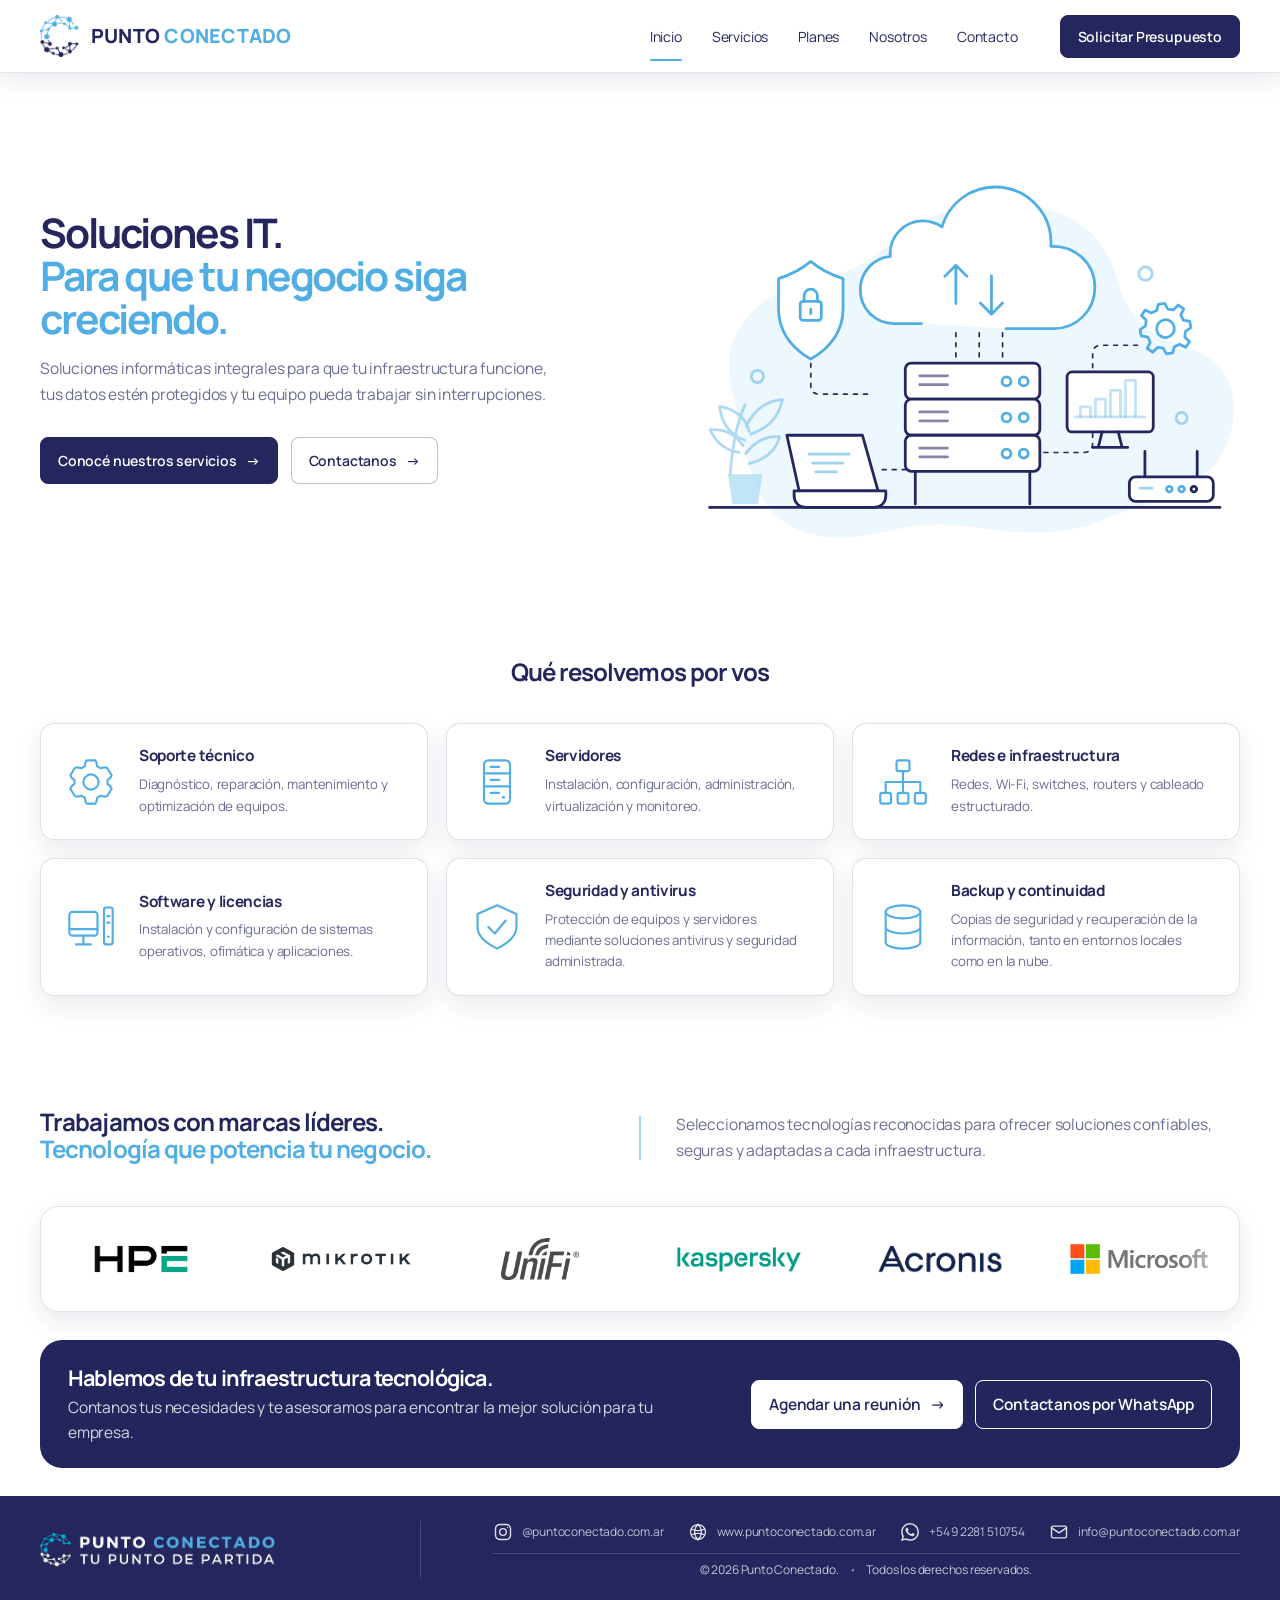
<file: index.html>
<!doctype html>
<html lang="es">
<head>
  <meta charset="utf-8">
  <meta name="viewport" content="width=device-width, initial-scale=1">
  <title>Punto Conectado | Tu punto de partida</title>
  <meta name="description" content="Punto Conectado: servicio técnico informático, servidores, redes, software, backup y asistencia remota y presencial.">
  <meta name="theme-color" content="#24265D">
  <link rel="canonical" href="https://puntoconectado.com.ar/">
  <link rel="icon" type="image/png" href="assets/logo-punto-conectado.png">
  <link rel="preconnect" href="https://fonts.googleapis.com">
  <link rel="preconnect" href="https://fonts.gstatic.com" crossorigin>
  <link rel="stylesheet" href="https://fonts.googleapis.com/css2?family=Manrope:wght@400..800&display=swap">
  <link rel="stylesheet" href="assets/styles.css">
</head>
<body>
<header class="site-header">
  <div class="container nav">
    <a class="brand" href="index.html" aria-label="Punto Conectado - inicio">
      <img src="assets/punto-conectado-symbol.png" alt="" width="1563" height="1563">
      <span class="brand-name">PUNTO <span>CONECTADO</span></span>
    </a>
    <nav class="nav-links" id="primary-nav" aria-label="Navegación principal">
      <a class="active" href="index.html" aria-current="page">Inicio</a>
      <a href="servicios.html">Servicios</a>
      <a href="planes.html">Planes</a>
      <a href="nosotros.html">Nosotros</a>
      <a href="contacto.html">Contacto</a>
    </nav>
    <div class="nav-actions">
      <a class="btn btn-primary nav-budget-btn" href="contacto.html">Solicitar Presupuesto</a>
    </div>
    <button class="menu-btn" type="button" aria-label="Abrir menú" aria-expanded="false" aria-controls="primary-nav">
      <span></span><span></span><span></span>
    </button>
  </div>
</header>

<main>
<section id="inicio" class="hero">
  <div class="container hero-grid">
    <div class="hero-copy">
      <h1>Soluciones IT.<br><strong class="accent">Para que tu negocio siga creciendo.</strong></h1>

      <p class="lead">Soluciones informáticas integrales para que tu infraestructura funcione, tus datos estén protegidos y tu equipo pueda trabajar sin interrupciones.</p>

      <div class="hero-actions">
        <a class="btn btn-primary btn-arrow-action" href="index.html#servicios">Conocé nuestros servicios <span class="btn-arrow" aria-hidden="true">→</span></a>
        <a class="btn btn-outline btn-arrow-action" href="contacto.html">Contactanos <span class="btn-arrow" aria-hidden="true">→</span></a>
      </div>
    </div>
    <div class="hero-visual" aria-hidden="true">
      <img src="assets/hero-infrastructure.svg" alt="" width="1000" height="650">
    </div>
  </div>
</section>

<section id="servicios" class="section">
  <div class="container">
    <div class="section-title">
      <h2>Qué resolvemos por vos</h2>
    </div>
    <div class="services-grid">
      <article class="card service-card"><div class="icon-badge"><svg viewBox="0 0 24 24" aria-hidden="true" focusable="false"><path d="m9.5 3 .5-1h4l.5 1 .4 1.8 1.6.9 1.8-.5 1.2.3 2 3.4-.5 1.1-1.4 1.1v1.8l1.4 1.1.5 1.1-2 3.4-1.2.3-1.8-.5-1.6.9-.4 1.8-.5 1h-4l-.5-1-.4-1.8-1.6-.9-1.8.5-1.2-.3-2-3.4.5-1.1 1.4-1.1v-1.8L3 10l-.5-1.1 2-3.4 1.2-.3 1.8.5 1.6-.9Z"/><circle cx="12" cy="12" r="3.5"/></svg></div><div class="service-copy"><h3>Soporte técnico</h3><p>Diagnóstico, reparación, mantenimiento y optimización de equipos.</p></div></article>
      <article class="card service-card"><div class="icon-badge"><svg viewBox="0 0 24 24" aria-hidden="true" focusable="false"><rect x="6" y="2" width="12" height="20" rx="2"/><path d="M6 8h12M6 14h12M9 5h4M9 11h4M9 17h4"/><circle cx="15" cy="19" r=".7" fill="currentColor" stroke="none"/></svg></div><div class="service-copy"><h3>Servidores</h3><p>Instalación, configuración, administración, virtualización y monitoreo.</p></div></article>
      <article class="card service-card"><div class="icon-badge"><svg viewBox="0 0 24 24" aria-hidden="true" focusable="false"><rect x="9" y="2" width="6" height="5" rx="1"/><path d="M12 7v5M4 17v-5h16v5M12 12v5"/><rect x="1.5" y="17" width="5" height="5" rx="1"/><rect x="9.5" y="17" width="5" height="5" rx="1"/><rect x="17.5" y="17" width="5" height="5" rx="1"/></svg></div><div class="service-copy"><h3>Redes e infraestructura</h3><p>Redes, Wi-Fi, switches, routers y cableado estructurado.</p></div></article>
      <article class="card service-card"><div class="icon-badge"><svg viewBox="0 0 24 24" aria-hidden="true" focusable="false"><rect x="2" y="5" width="13" height="11" rx="1.5"/><path d="M2 13h13M8.5 16v4M5 20h7"/><rect x="18" y="3" width="4" height="17" rx="1"/><path d="M19.5 7h1M19.5 10h1"/><circle cx="20" cy="16.5" r=".6" fill="currentColor" stroke="none"/></svg></div><div class="service-copy"><h3>Software y licencias</h3><p>Instalación y configuración de sistemas operativos, ofimática y aplicaciones.</p></div></article>
      <article class="card service-card"><div class="icon-badge"><svg viewBox="0 0 24 24" aria-hidden="true" focusable="false"><path d="M12 2 3 6v6c0 5 5 8 9 10 4-2 9-5 9-10V6Z"/><path d="m8 12 3 3 5-6"/></svg></div><div class="service-copy"><h3>Seguridad y antivirus</h3><p>Protección de equipos y servidores mediante soluciones antivirus y seguridad administrada.</p></div></article>
      <article class="card service-card"><div class="icon-badge"><svg viewBox="0 0 24 24" aria-hidden="true" focusable="false"><ellipse cx="12" cy="5" rx="8" ry="3"/><path d="M4 5v14c0 1.66 3.58 3 8 3s8-1.34 8-3V5M4 12c0 1.66 3.58 3 8 3s8-1.34 8-3"/></svg></div><div class="service-copy"><h3>Backup y continuidad</h3><p>Copias de seguridad y recuperación de la información, tanto en entornos locales como en la nube.</p></div></article>
    </div>

    <section id="marcas" class="brands-section" aria-labelledby="brands-title">
      <div class="section-title brands-head">
        <h2 id="brands-title">
          <span>Trabajamos con marcas líderes.</span>
          <span class="brands-title-accent">Tecnología que potencia tu negocio.</span>
        </h2>
        <p class="lead">Seleccionamos tecnologías reconocidas para ofrecer soluciones confiables, seguras y adaptadas a cada infraestructura.</p>
      </div>
      <div class="brands-carousel">
        <div class="brands-marquee" role="region" tabindex="0" aria-label="Marcas y tecnologías. Enfocá o tocá el carrusel para pausar el movimiento.">
          <div class="brands-track">
            <ul class="brands-grid" aria-label="Marcas y tecnologías">
              <li class="brand-logo"><img src="assets/hpe-logo.png" alt="HPE" width="3840" height="2160" loading="eager"></li>
              <li class="brand-logo"><img src="assets/MikroTik-Logo.png" alt="MikroTik" width="3840" height="2160" loading="eager"></li>
              <li class="brand-logo"><img src="assets/unifi-logo.png" alt="Ubiquiti UniFi" width="1000" height="528" loading="eager"></li>
              <li class="brand-logo"><img src="assets/Kaspersky-logo.png" alt="Kaspersky" width="975" height="542" loading="eager"></li>
              <li class="brand-logo"><img src="assets/Acronis-Logo.png" alt="Acronis" width="3000" height="2000" loading="eager"></li>
              <li class="brand-logo"><img src="assets/Microsoft-Logo.png" alt="Microsoft" width="2048" height="1152" loading="eager"></li>
            </ul>
            <ul class="brands-grid" aria-hidden="true">
              <li class="brand-logo"><img src="assets/hpe-logo.png" alt="" width="3840" height="2160" loading="eager"></li>
              <li class="brand-logo"><img src="assets/MikroTik-Logo.png" alt="" width="3840" height="2160" loading="eager"></li>
              <li class="brand-logo"><img src="assets/unifi-logo.png" alt="" width="1000" height="528" loading="eager"></li>
              <li class="brand-logo"><img src="assets/Kaspersky-logo.png" alt="" width="975" height="542" loading="eager"></li>
              <li class="brand-logo"><img src="assets/Acronis-Logo.png" alt="" width="3000" height="2000" loading="eager"></li>
              <li class="brand-logo"><img src="assets/Microsoft-Logo.png" alt="" width="2048" height="1152" loading="eager"></li>
            </ul>
          </div>
        </div>
      </div>
    </section>

    <section class="site-cta-banner" aria-labelledby="home-cta-title">
      <div class="site-cta-copy">
        <h2 id="home-cta-title">Hablemos de tu infraestructura tecnológica.</h2>
        <p>Contanos tus necesidades y te asesoramos para encontrar la mejor solución para tu empresa.</p>
      </div>
      <div class="site-cta-actions">
        <a class="btn site-cta-btn-primary btn-arrow-action" href="mailto:info@puntoconectado.com.ar?subject=Solicitud%20de%20reuni%C3%B3n">Agendar una reunión <span class="btn-arrow" aria-hidden="true">→</span></a>
        <a class="btn site-cta-btn-outline" href="https://wa.me/5492281510754" target="_blank" rel="noopener noreferrer">Contactanos por WhatsApp</a>
      </div>
    </section>
  </div>
</section>
</main>

<footer class="site-footer">
  <div class="container footer-top footer-two-column">
    <div class="footer-brand-block">
      <img class="footer-brand-image" src="assets/PUNTO_CONECTADO_1_TRANSPARENTE.png" alt="" width="1050" height="160" loading="lazy">
    </div>
    <div class="footer-contact-block">
      <div class="footer-contact-inner">
        <div class="footer-contact-grid">
          <a class="footer-contact-item" href="https://www.instagram.com/puntoconectado.com.ar/" target="_blank" rel="noopener noreferrer">
            <span class="footer-contact-icon footer-contact-icon--instagram" aria-hidden="true"><svg viewBox="0 0 24 24"><rect height="18" rx="5" width="18" x="3" y="3"></rect><circle cx="12" cy="12" r="4"></circle><circle cx="17.5" cy="6.5" fill="currentColor" r=".8" stroke="none"></circle></svg></span>
            <span class="footer-contact-copy"><strong>Instagram</strong><span>@puntoconectado.com.ar</span></span>
          </a>
          <a class="footer-contact-item" href="https://puntoconectado.com.ar/" target="_blank" rel="noopener noreferrer">
            <span class="footer-contact-icon footer-contact-icon--web" aria-hidden="true"><svg viewBox="0 0 24 24"><circle cx="12" cy="12" r="9"></circle><path d="M12 3c-2.5 2.05-4 5.25-4 9s1.5 6.95 4 9"></path><path d="M12 3c2.5 2.05 4 5.25 4 9s-1.5 6.95-4 9"></path><path d="M4.6 8.7c2.2 1.05 4.73 1.6 7.4 1.6s5.2-.55 7.4-1.6"></path><path d="M4.6 15.3c2.2-1.05 4.73-1.6 7.4-1.6s5.2.55 7.4 1.6"></path></svg></span>
            <span class="footer-contact-copy"><strong>Web</strong><span>www.puntoconectado.com.ar</span></span>
          </a>
          <a class="footer-contact-item" href="https://wa.me/5492281510754" target="_blank" rel="noopener noreferrer">
            <span class="footer-contact-icon footer-contact-icon--whatsapp" aria-hidden="true"><svg viewBox="0 0 24 24"><path d="M17.472 14.382c-.297-.149-1.758-.867-2.03-.967-.273-.099-.471-.148-.67.15-.197.297-.767.966-.94 1.164-.173.198-.347.223-.644.075-.297-.15-1.255-.463-2.39-1.475-.883-.788-1.48-1.761-1.653-2.059-.173-.297-.018-.458.13-.606.134-.133.297-.347.446-.52.149-.174.198-.298.297-.497.1-.198.05-.371-.025-.52-.074-.149-.669-1.612-.916-2.208-.242-.579-.487-.5-.669-.51-.173-.008-.371-.01-.57-.01-.198 0-.52.074-.792.372-.272.297-1.04 1.016-1.04 2.479 0 1.462 1.065 2.875 1.213 3.074.149.198 2.095 3.2 5.076 4.487.709.306 1.262.489 1.694.625.712.227 1.36.195 1.871.118.571-.085 1.758-.719 2.006-1.413.248-.694.248-1.289.173-1.413-.074-.124-.272-.198-.57-.347m-5.421 7.403h-.004a9.87 9.87 0 0 1-5.031-1.378l-.361-.214-3.741.981.998-3.648-.235-.374a9.86 9.86 0 0 1-1.51-5.26c.002-5.45 4.437-9.884 9.888-9.884a9.8 9.8 0 0 1 7.021 2.91 9.82 9.82 0 0 1 2.9 7.019c-.003 5.45-4.437 9.884-9.884 9.884m8.413-18.297A11.815 11.815 0 0 0 12.05 0C5.495 0 .16 5.335.157 11.892c0 2.096.547 4.142 1.588 5.945L.057 24l6.305-1.654A11.86 11.86 0 0 0 12.047 23.8h.005c6.554 0 11.89-5.335 11.893-11.893a11.821 11.821 0 0 0-3.481-8.413Z"></path></svg></span>
            <span class="footer-contact-copy"><strong>WhatsApp</strong><span>+54 9 2281 510754</span></span>
          </a>
          <a class="footer-contact-item" href="mailto:info@puntoconectado.com.ar">
            <span class="footer-contact-icon footer-contact-icon--email" aria-hidden="true"><svg viewBox="0 0 24 24"><rect height="14" rx="2" width="18" x="3" y="5"></rect><path d="m3 7 9 6 9-6"></path></svg></span>
            <span class="footer-contact-copy"><strong>E-mail</strong><span>info@puntoconectado.com.ar</span></span>
          </a>
        </div>
        <div class="footer-contact-meta"><span>© 2026 Punto Conectado.</span><span>Todos los derechos reservados.</span></div>
      </div>
    </div>
  </div>
</footer>
<div class="toast" id="toast" role="status" aria-live="polite"></div>
<script src="assets/app.js"></script>
</body>
</html>
</file>
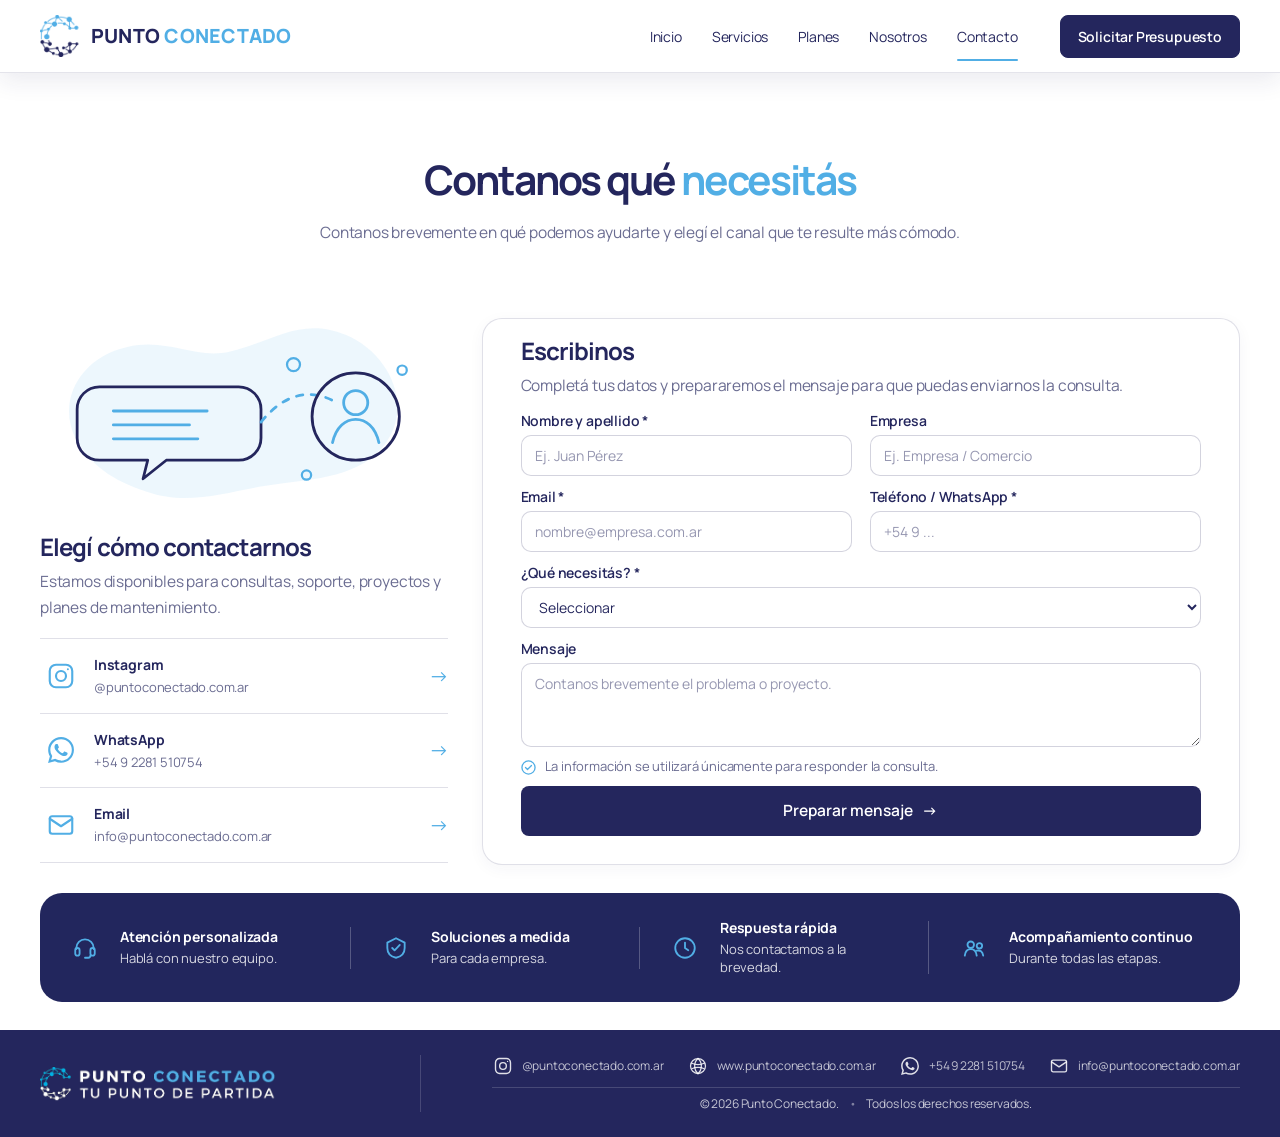
<file: contacto.html>
<!doctype html>
<html lang="es">
<head>
  <meta charset="utf-8">
  <meta name="viewport" content="width=device-width, initial-scale=1">
  <title>Contacto | Punto Conectado</title>
  <meta name="description" content="Respondemos consultas de soporte, infraestructura, software, planes de mantenimiento y proyectos especiales.">
  <meta name="theme-color" content="#24265D">
  <link rel="canonical" href="https://puntoconectado.com.ar/contacto.html">
  <link rel="icon" type="image/png" href="assets/logo-punto-conectado.png">
  <link rel="preconnect" href="https://fonts.googleapis.com">
  <link rel="preconnect" href="https://fonts.gstatic.com" crossorigin>
  <link rel="stylesheet" href="https://fonts.googleapis.com/css2?family=Manrope:wght@400..800&display=swap">
  <link rel="stylesheet" href="assets/styles.css">
</head>
<body>
<header class="site-header">
  <div class="container nav">
    <a class="brand" href="index.html" aria-label="Punto Conectado - inicio">
      <img src="assets/punto-conectado-symbol.png" alt="" width="1563" height="1563">
      <span class="brand-name">PUNTO <span>CONECTADO</span></span>
    </a>
    <nav class="nav-links" id="primary-nav" aria-label="Navegación principal">
      <a href="index.html">Inicio</a>
      <a href="servicios.html">Servicios</a>
      <a href="planes.html">Planes</a>
      <a href="nosotros.html">Nosotros</a>
      <a class="active" href="contacto.html" aria-current="page">Contacto</a>
    </nav>
    <div class="nav-actions">
      <a class="btn btn-primary nav-budget-btn" href="contacto.html">Solicitar Presupuesto</a>
    </div>
    <button class="menu-btn" type="button" aria-label="Abrir menú" aria-expanded="false" aria-controls="primary-nav">
      <span></span><span></span><span></span>
    </button>
  </div>
</header>

<main>
<section id="contacto" class="section contact-section">
  <div class="container">
    <header class="contact-intro">
      <div class="contact-intro-main">
        <h1>Contanos qué <span>necesitás</span></h1>
        <p>Contanos brevemente en qué podemos ayudarte y elegí el canal que te resulte más cómodo.</p>
      </div>
    </header>

    <div class="contact-shell">
      <div class="contact-panel">
        <svg class="contact-illustration" viewBox="0 0 420 210" role="img" aria-label="Comunicación entre cliente y Punto Conectado">
          <path class="contact-blob" d="M38 127C18 86 44 40 94 29c45-10 73 14 111 5 46-11 76-38 124-18 44 18 70 69 48 109-22 41-73 46-117 51-52 6-96 26-145 9-38-13-60-28-77-58Z"/>
          <g class="contact-art-line">
            <path class="contact-chat-outline" d="M64 72h150a24 24 0 0 1 24 24v31a24 24 0 0 1-24 24h-78l-25 20 5-20H64a24 24 0 0 1-24-24V96a24 24 0 0 1 24-24Z"/>
            <path class="contact-chat-copy" d="M79 98h101M79 113h82M79 128h91"/>
            <path class="contact-art-dash" d="M238 110c25-31 52-36 78-23"/>
            <circle class="contact-user-outline" cx="340" cy="104" r="47"/>
            <circle cx="340" cy="89" r="13"/>
            <path d="M315 132c4-17 14-25 25-25s21 8 25 25"/>
            <circle class="contact-art-dot" cx="273" cy="48" r="7"/><circle class="contact-art-dot" cx="390" cy="54" r="5"/><circle class="contact-art-dot" cx="287" cy="167" r="5"/>
          </g>
        </svg>

        <h2>Elegí cómo contactarnos</h2>
        <p class="contact-panel-copy">Estamos disponibles para consultas, soporte, proyectos y planes de mantenimiento.</p>

        <nav class="contact-channels" aria-label="Canales de contacto">
          <a class="contact-row" href="https://www.instagram.com/puntoconectado.com.ar/" target="_blank" rel="noopener noreferrer">
            <span class="contact-icon contact-icon--instagram" aria-hidden="true"><svg viewBox="0 0 24 24"><rect height="18" rx="5" width="18" x="3" y="3"></rect><circle cx="12" cy="12" r="4"></circle><circle cx="17.5" cy="6.5" fill="currentColor" r=".8" stroke="none"></circle></svg></span>
            <span class="contact-row-copy"><b>Instagram</b><small>@puntoconectado.com.ar</small></span><span class="contact-arrow" aria-hidden="true">→</span>
          </a>
          <a class="contact-row" href="https://wa.me/5492281510754" target="_blank" rel="noopener noreferrer">
            <span class="contact-icon contact-icon--whatsapp" aria-hidden="true"><svg viewBox="0 0 24 24"><path d="M17.472 14.382c-.297-.149-1.758-.867-2.03-.967-.273-.099-.471-.148-.67.15-.197.297-.767.966-.94 1.164-.173.198-.347.223-.644.075-.297-.15-1.255-.463-2.39-1.475-.883-.788-1.48-1.761-1.653-2.059-.173-.297-.018-.458.13-.606.134-.133.297-.347.446-.52.149-.174.198-.298.297-.497.1-.198.05-.371-.025-.52-.074-.149-.669-1.612-.916-2.208-.242-.579-.487-.5-.669-.51-.173-.008-.371-.01-.57-.01-.198 0-.52.074-.792.372-.272.297-1.04 1.016-1.04 2.479 0 1.462 1.065 2.875 1.213 3.074.149.198 2.095 3.2 5.076 4.487.709.306 1.262.489 1.694.625.712.227 1.36.195 1.871.118.571-.085 1.758-.719 2.006-1.413.248-.694.248-1.289.173-1.413-.074-.124-.272-.198-.57-.347m-5.421 7.403h-.004a9.87 9.87 0 0 1-5.031-1.378l-.361-.214-3.741.981.998-3.648-.235-.374a9.86 9.86 0 0 1-1.51-5.26c.002-5.45 4.437-9.884 9.888-9.884a9.8 9.8 0 0 1 7.021 2.91 9.82 9.82 0 0 1 2.9 7.019c-.003 5.45-4.437 9.884-9.884 9.884m8.413-18.297A11.815 11.815 0 0 0 12.05 0C5.495 0 .16 5.335.157 11.892c0 2.096.547 4.142 1.588 5.945L.057 24l6.305-1.654A11.86 11.86 0 0 0 12.047 23.8h.005c6.554 0 11.89-5.335 11.893-11.893a11.821 11.821 0 0 0-3.481-8.413Z"></path></svg></span>
            <span class="contact-row-copy"><b>WhatsApp</b><small>+54 9 2281 510754</small></span><span class="contact-arrow" aria-hidden="true">→</span>
          </a>
          <a class="contact-row" href="mailto:info@puntoconectado.com.ar">
            <span class="contact-icon contact-icon--email" aria-hidden="true"><svg viewBox="0 0 24 24"><rect height="14" rx="2" width="18" x="3" y="5"></rect><path d="m3 7 9 6 9-6"></path></svg></span>
            <span class="contact-row-copy"><b>Email</b><small>info@puntoconectado.com.ar</small></span><span class="contact-arrow" aria-hidden="true">→</span>
          </a>
        </nav>
      </div>

      <div class="form-card">
        <h2>Escribinos</h2>
        <p class="muted">Completá tus datos y prepararemos el mensaje para que puedas enviarnos la consulta.</p>
        <form id="contact-form" class="form-grid">
          <label>Nombre y apellido *<input required name="nombre" placeholder="Ej. Juan Pérez"></label>
          <label>Empresa<input name="empresa" placeholder="Ej. Empresa / Comercio"></label>
          <label>Email *<input required type="email" name="email" placeholder="nombre@empresa.com.ar"></label>
          <label>Teléfono / WhatsApp *<input required name="telefono" placeholder="+54 9 ..."></label>
          <label class="full">¿Qué necesitás? *<select required name="tema"><option value="">Seleccionar</option><option>Soporte técnico</option><option>Servidores</option><option>Redes y cableado</option><option>Software / licencias</option><option>Backup y recuperación</option><option>Plan de mantenimiento</option><option>Fitness Point / TrackPoint</option><option>Otro</option></select></label>
          <label class="full">Mensaje<textarea required name="mensaje" placeholder="Contanos brevemente el problema o proyecto."></textarea></label>
          <div class="form-trust full"><svg viewBox="0 0 16 16" aria-hidden="true" focusable="false"><use href="assets/service-check.svg#check"/></svg><span>La información se utilizará únicamente para responder la consulta.</span></div>
          <button class="btn btn-primary full btn-arrow-action" type="submit">Preparar mensaje <span class="btn-arrow" aria-hidden="true">→</span></button>
          <p class="form-note full" id="form-note" role="status"></p>
        </form>
      </div>
    </div>

    <section class="contact-trust-strip" aria-label="Cómo acompañamos a nuestros clientes">
      <div class="contact-trust-grid">
        <div class="contact-trust-item">
          <span class="contact-trust-icon" aria-hidden="true">
            <svg viewBox="0 0 24 24">
              <path d="M4 13v-1a8 8 0 0 1 16 0v1"/>
              <rect x="3" y="12" width="4" height="7" rx="2"/>
              <rect x="17" y="12" width="4" height="7" rx="2"/>
              <path d="M17 19c0 1.1-.9 2-2 2h-3"/>
            </svg>
          </span>
          <span class="contact-trust-copy">
            <strong>Atención personalizada</strong>
            <small>Hablá con nuestro equipo.</small>
          </span>
        </div>

        <div class="contact-trust-item">
          <span class="contact-trust-icon" aria-hidden="true">
            <svg viewBox="0 0 24 24">
              <path d="M12 3 20 7v5c0 5-3.4 8-8 9-4.6-1-8-4-8-9V7l8-4Z"/>
              <path d="m8.5 12 2.2 2.2 4.8-5"/>
            </svg>
          </span>
          <span class="contact-trust-copy">
            <strong>Soluciones a medida</strong>
            <small>Para cada empresa.</small>
          </span>
        </div>

        <div class="contact-trust-item">
          <span class="contact-trust-icon" aria-hidden="true">
            <svg viewBox="0 0 24 24">
              <circle cx="12" cy="12" r="9"/>
              <path d="M12 7v5l3 2"/>
            </svg>
          </span>
          <span class="contact-trust-copy">
            <strong>Respuesta rápida</strong>
            <small>Nos contactamos a la brevedad.</small>
          </span>
        </div>

        <div class="contact-trust-item">
          <span class="contact-trust-icon" aria-hidden="true">
            <svg viewBox="0 0 24 24">
              <circle cx="9" cy="9" r="3"/>
              <circle cx="17" cy="10" r="2.5"/>
              <path d="M3.5 19c.4-4 2.4-6 5.5-6s5.1 2 5.5 6"/>
              <path d="M14.5 14.5c3.2-.8 5.4.8 6 4.5"/>
            </svg>
          </span>
          <span class="contact-trust-copy">
            <strong>Acompañamiento continuo</strong>
            <small>Durante todas las etapas.</small>
          </span>
        </div>
      </div>
    </section>
  </div>
</section>
</main>

<footer class="site-footer">
  <div class="container footer-top footer-two-column">
    <div class="footer-brand-block">
      <img class="footer-brand-image" src="assets/PUNTO_CONECTADO_1_TRANSPARENTE.png" alt="" width="1050" height="160" loading="lazy">
    </div>
    <div class="footer-contact-block">
      <div class="footer-contact-inner">
        <div class="footer-contact-grid">
          <a class="footer-contact-item" href="https://www.instagram.com/puntoconectado.com.ar/" target="_blank" rel="noopener noreferrer">
            <span class="footer-contact-icon footer-contact-icon--instagram" aria-hidden="true"><svg viewBox="0 0 24 24"><rect height="18" rx="5" width="18" x="3" y="3"></rect><circle cx="12" cy="12" r="4"></circle><circle cx="17.5" cy="6.5" fill="currentColor" r=".8" stroke="none"></circle></svg></span>
            <span class="footer-contact-copy"><strong>Instagram</strong><span>@puntoconectado.com.ar</span></span>
          </a>
          <a class="footer-contact-item" href="https://puntoconectado.com.ar/" target="_blank" rel="noopener noreferrer">
            <span class="footer-contact-icon footer-contact-icon--web" aria-hidden="true"><svg viewBox="0 0 24 24"><circle cx="12" cy="12" r="9"></circle><path d="M12 3c-2.5 2.05-4 5.25-4 9s1.5 6.95 4 9"></path><path d="M12 3c2.5 2.05 4 5.25 4 9s-1.5 6.95-4 9"></path><path d="M4.6 8.7c2.2 1.05 4.73 1.6 7.4 1.6s5.2-.55 7.4-1.6"></path><path d="M4.6 15.3c2.2-1.05 4.73-1.6 7.4-1.6s5.2.55 7.4 1.6"></path></svg></span>
            <span class="footer-contact-copy"><strong>Web</strong><span>www.puntoconectado.com.ar</span></span>
          </a>
          <a class="footer-contact-item" href="https://wa.me/5492281510754" target="_blank" rel="noopener noreferrer">
            <span class="footer-contact-icon footer-contact-icon--whatsapp" aria-hidden="true"><svg viewBox="0 0 24 24"><path d="M17.472 14.382c-.297-.149-1.758-.867-2.03-.967-.273-.099-.471-.148-.67.15-.197.297-.767.966-.94 1.164-.173.198-.347.223-.644.075-.297-.15-1.255-.463-2.39-1.475-.883-.788-1.48-1.761-1.653-2.059-.173-.297-.018-.458.13-.606.134-.133.297-.347.446-.52.149-.174.198-.298.297-.497.1-.198.05-.371-.025-.52-.074-.149-.669-1.612-.916-2.208-.242-.579-.487-.5-.669-.51-.173-.008-.371-.01-.57-.01-.198 0-.52.074-.792.372-.272.297-1.04 1.016-1.04 2.479 0 1.462 1.065 2.875 1.213 3.074.149.198 2.095 3.2 5.076 4.487.709.306 1.262.489 1.694.625.712.227 1.36.195 1.871.118.571-.085 1.758-.719 2.006-1.413.248-.694.248-1.289.173-1.413-.074-.124-.272-.198-.57-.347m-5.421 7.403h-.004a9.87 9.87 0 0 1-5.031-1.378l-.361-.214-3.741.981.998-3.648-.235-.374a9.86 9.86 0 0 1-1.51-5.26c.002-5.45 4.437-9.884 9.888-9.884a9.8 9.8 0 0 1 7.021 2.91 9.82 9.82 0 0 1 2.9 7.019c-.003 5.45-4.437 9.884-9.884 9.884m8.413-18.297A11.815 11.815 0 0 0 12.05 0C5.495 0 .16 5.335.157 11.892c0 2.096.547 4.142 1.588 5.945L.057 24l6.305-1.654A11.86 11.86 0 0 0 12.047 23.8h.005c6.554 0 11.89-5.335 11.893-11.893a11.821 11.821 0 0 0-3.481-8.413Z"></path></svg></span>
            <span class="footer-contact-copy"><strong>WhatsApp</strong><span>+54 9 2281 510754</span></span>
          </a>
          <a class="footer-contact-item" href="mailto:info@puntoconectado.com.ar">
            <span class="footer-contact-icon footer-contact-icon--email" aria-hidden="true"><svg viewBox="0 0 24 24"><rect height="14" rx="2" width="18" x="3" y="5"></rect><path d="m3 7 9 6 9-6"></path></svg></span>
            <span class="footer-contact-copy"><strong>E-mail</strong><span>info@puntoconectado.com.ar</span></span>
          </a>
        </div>
        <div class="footer-contact-meta"><span>© 2026 Punto Conectado.</span><span>Todos los derechos reservados.</span></div>
      </div>
    </div>
  </div>
</footer>
<div class="toast" id="toast" role="status" aria-live="polite"></div>
<script src="assets/app.js"></script>
</body>
</html>
</file>
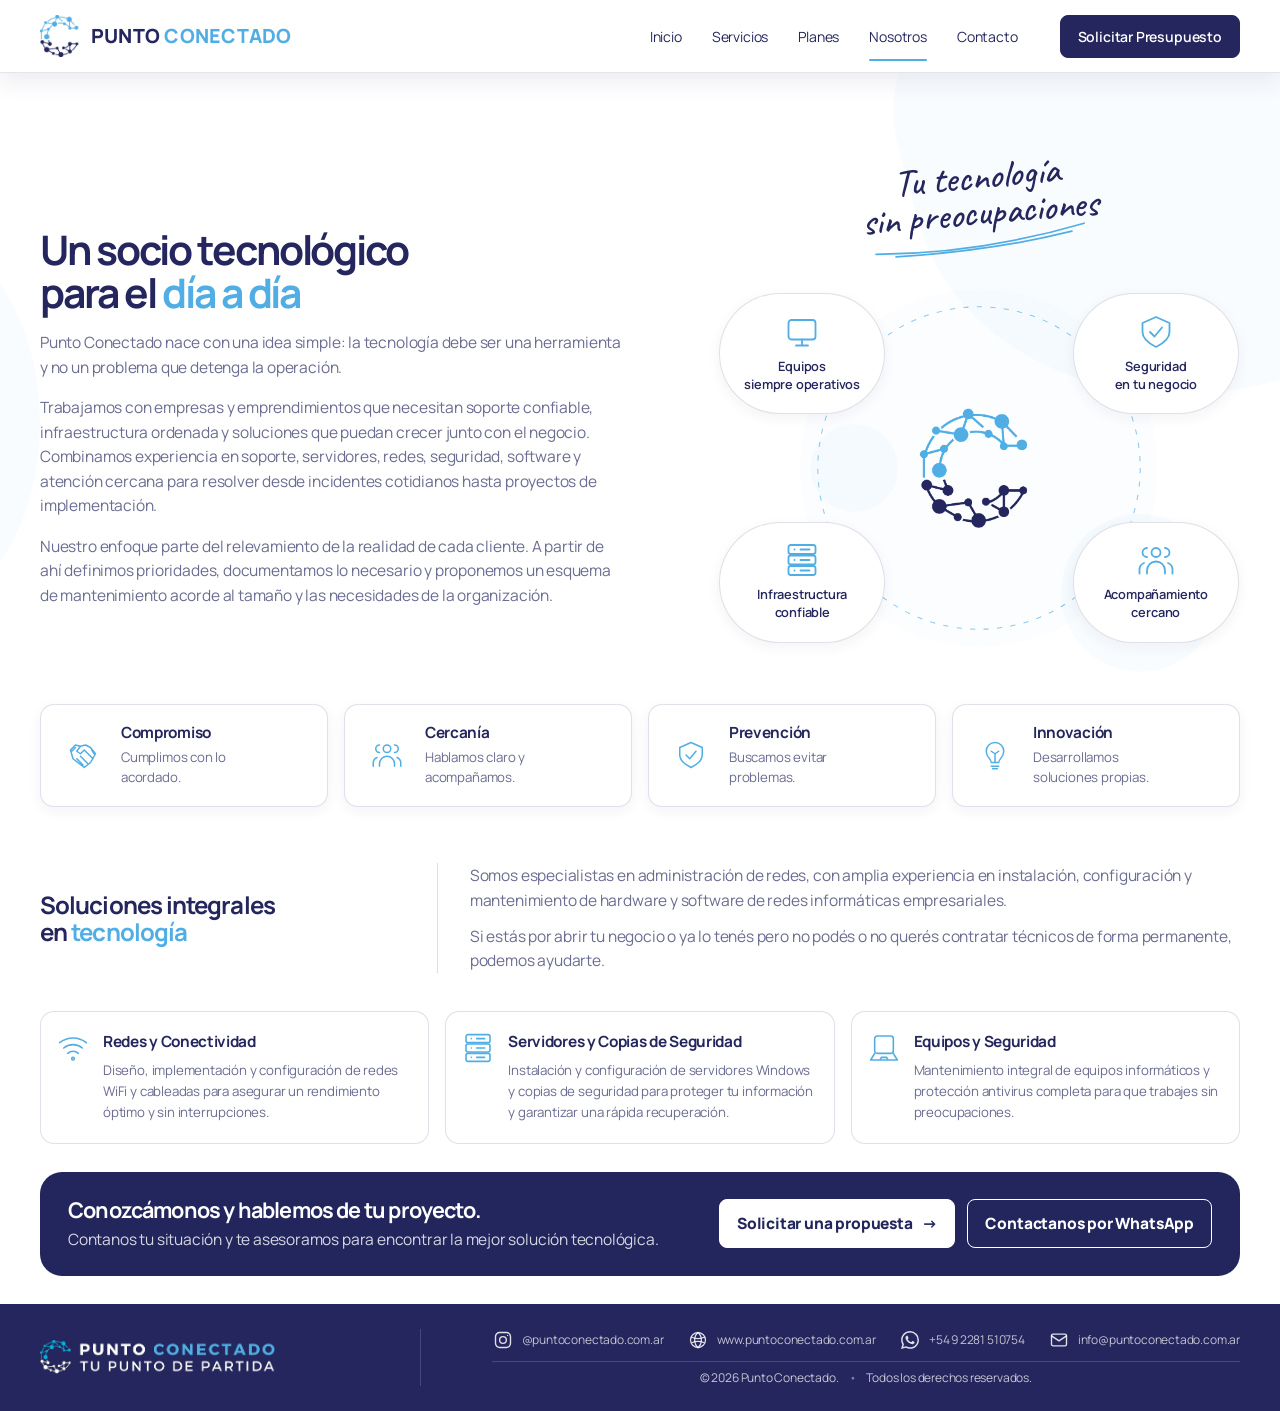
<file: nosotros.html>
<!doctype html>
<html lang="es">
<head>
  <meta charset="utf-8">
  <meta name="viewport" content="width=device-width, initial-scale=1">
  <title>Sobre nosotros | Punto Conectado</title>
  <meta name="description" content="Punto Conectado nace con una idea simple: la tecnología debe ser una herramienta y no un problema que detenga la operación.">
  <meta name="theme-color" content="#24265D">
  <link rel="canonical" href="https://puntoconectado.com.ar/nosotros.html">
  <link rel="icon" type="image/png" href="assets/logo-punto-conectado.png">
  <link rel="preconnect" href="https://fonts.googleapis.com">
  <link rel="preconnect" href="https://fonts.gstatic.com" crossorigin>
  <link rel="stylesheet" href="https://fonts.googleapis.com/css2?family=Manrope:wght@400..800&display=swap">
  <link rel="stylesheet" href="https://fonts.googleapis.com/css2?family=Caveat:wght@500&display=swap">
  <link rel="stylesheet" href="assets/styles.css">
</head>
<body class="page-nosotros">
<header class="site-header">
  <div class="container nav">
    <a class="brand" href="index.html" aria-label="Punto Conectado - inicio">
      <img src="assets/punto-conectado-symbol.png" alt="" width="1563" height="1563">
      <span class="brand-name">PUNTO <span>CONECTADO</span></span>
    </a>
    <nav class="nav-links" id="primary-nav" aria-label="Navegación principal">
      <a href="index.html">Inicio</a>
      <a href="servicios.html">Servicios</a>
      <a href="planes.html">Planes</a>
      <a class="active" href="nosotros.html" aria-current="page">Nosotros</a>
      <a href="contacto.html">Contacto</a>
    </nav>
    <div class="nav-actions">
      <a class="btn btn-primary nav-budget-btn" href="contacto.html">Solicitar Presupuesto</a>
    </div>
    <button class="menu-btn" type="button" aria-label="Abrir menú" aria-expanded="false" aria-controls="primary-nav">
      <span></span><span></span><span></span>
    </button>
  </div>
</header>

<main>
<section id="nosotros" class="section">
  <div class="container">
    <svg class="about-symbols" xmlns="http://www.w3.org/2000/svg" aria-hidden="true" focusable="false" width="0" height="0">
      <defs>
        <symbol id="about-monitor" viewBox="0 0 24 24"><rect x="3" y="4" width="18" height="13" rx="2"/><path d="M8 21h8M12 17v4"/></symbol>
        <symbol id="about-shield" viewBox="0 0 24 24"><path d="M12 2 3 6v6c0 5 5 8 9 10 4-2 9-5 9-10V6Z"/><path d="m8 12 3 3 5-6"/></symbol>
        <symbol id="about-server" viewBox="0 0 24 24"><rect x="3" y="2" width="18" height="6" rx="1.5"/><rect x="3" y="9" width="18" height="6" rx="1.5"/><rect x="3" y="16" width="18" height="6" rx="1.5"/><path d="M7 5h.01M7 12h.01M7 19h.01M11 5h6M11 12h6M11 19h6"/></symbol>
        <symbol id="about-users" viewBox="0 0 24 24"><circle cx="12" cy="7" r="3"/><path d="M6 21v-2a6 6 0 0 1 12 0v2M18 4a3 3 0 0 1 0 6M20 14a5 5 0 0 1 3 5v2M6 4a3 3 0 0 0 0 6M4 14a5 5 0 0 0-3 5v2"/></symbol>
        <symbol id="about-handshake" viewBox="0 0 24 24"><path d="m2 8 4-4 4 1 4-1 4 2 4 5-4 7-5 4-9-7ZM10 5 7 9l3 2 3-3 7 7M7 15l5 5M10 13l6 6M3 9l3-3M19 8l2 3"/></symbol>
        <symbol id="about-bulb" viewBox="0 0 24 24"><path d="M9 18c0-3-4-4-4-9a7 7 0 0 1 14 0c0 5-4 6-4 9ZM9 21h6M10 23h4M12 18v-7m-3-2 3 2 3-2"/></symbol>
        <symbol id="about-wifi" viewBox="0 0 24 24"><path d="M2 8a16 16 0 0 1 20 0M5 12a11 11 0 0 1 14 0M8 16a6 6 0 0 1 8 0"/><circle cx="12" cy="20" r="1"/></symbol>
        <symbol id="about-laptop" viewBox="0 0 24 24"><rect x="5" y="3" width="14" height="13" rx="2"/><path d="m5 16-3 5h20l-3-5M9 21l1-2h4l1 2"/></symbol>
      </defs>
    </svg>
    <div class="about-grid">
      <div class="about-copy">
        <h1>Un socio tecnológico<br>para el <strong class="accent">día a día</strong></h1>
        <p>Punto Conectado nace con una idea simple: la tecnología debe ser una herramienta y no un problema que detenga la operación.</p>
        <p>Trabajamos con empresas y emprendimientos que necesitan soporte confiable, infraestructura ordenada y soluciones que puedan crecer junto con el negocio. Combinamos experiencia en soporte, servidores, redes, seguridad, software y atención cercana para resolver desde incidentes cotidianos hasta proyectos de implementación.</p>
        <p>Nuestro enfoque parte del relevamiento de la realidad de cada cliente. A partir de ahí definimos prioridades, documentamos lo necesario y proponemos un esquema de mantenimiento acorde al tamaño y las necesidades de la organización.</p>
      </div>
      <div class="about-visual">
        <p class="about-handwritten">Tu tecnología<br>sin preocupaciones<svg viewBox="0 0 260 28" aria-hidden="true" focusable="false"><path d="M5 20Q125 30 250 5M28 25Q140 28 235 13"/></svg></p>
        <div class="about-network">
          <svg class="about-network-art" viewBox="0 0 500 400" aria-hidden="true" focusable="false">
            <circle cx="250" cy="200" r="172" fill="var(--sky)" opacity=".025"/>
            <circle class="about-network-orbit" cx="250" cy="200" r="155" fill="none" stroke="var(--sky)" stroke-width="1" stroke-dasharray="5 8" opacity=".65"/>
            <circle cx="130" cy="200" r="42" fill="var(--sky)" opacity=".035"/>
            <circle cx="405" cy="320" r="76" fill="var(--sky)" opacity=".035"/>
          </svg>
          <div class="about-identity">
            <img src="assets/punto-conectado-symbol.png" alt="" width="1563" height="1563">
          </div>
          <div class="about-orbit-card about-orbit-card--1"><svg class="about-icon" viewBox="0 0 24 24" aria-hidden="true" focusable="false"><use href="#about-monitor"/></svg><p>Equipos<br>siempre operativos</p></div>
          <div class="about-orbit-card about-orbit-card--2"><svg class="about-icon" viewBox="0 0 24 24" aria-hidden="true" focusable="false"><use href="#about-shield"/></svg><p>Seguridad<br>en tu negocio</p></div>
          <div class="about-orbit-card about-orbit-card--3"><svg class="about-icon" viewBox="0 0 24 24" aria-hidden="true" focusable="false"><use href="#about-server"/></svg><p>Infraestructura<br>confiable</p></div>
          <div class="about-orbit-card about-orbit-card--4"><svg class="about-icon" viewBox="0 0 24 24" aria-hidden="true" focusable="false"><use href="#about-users"/></svg><p>Acompañamiento<br>cercano</p></div>
        </div>
      </div>
    </div>
    <section class="about-values" aria-label="Nuestros valores">
      <div class="about-value"><div class="about-value-icon"><svg class="about-icon" viewBox="0 0 24 24" aria-hidden="true" focusable="false"><use href="#about-handshake"/></svg></div><div><h2>Compromiso</h2><p>Cumplimos con lo<br>acordado.</p></div></div>
      <div class="about-value"><div class="about-value-icon"><svg class="about-icon" viewBox="0 0 24 24" aria-hidden="true" focusable="false"><use href="#about-users"/></svg></div><div><h2>Cercanía</h2><p>Hablamos claro y<br>acompañamos.</p></div></div>
      <div class="about-value"><div class="about-value-icon"><svg class="about-icon" viewBox="0 0 24 24" aria-hidden="true" focusable="false"><use href="#about-shield"/></svg></div><div><h2>Prevención</h2><p>Buscamos evitar<br>problemas.</p></div></div>
      <div class="about-value"><div class="about-value-icon"><svg class="about-icon" viewBox="0 0 24 24" aria-hidden="true" focusable="false"><use href="#about-bulb"/></svg></div><div><h2>Innovación</h2><p>Desarrollamos<br>soluciones propias.</p></div></div>
    </section>
    <section class="about-specialties" aria-labelledby="about-specialties-title">
      <div class="about-specialties-head">
        <div><h2 id="about-specialties-title">Soluciones integrales<br>en <strong>tecnología</strong></h2></div>
        <div class="about-specialties-copy">
          <p>Somos especialistas en administración de redes, con amplia experiencia en instalación, configuración y mantenimiento de hardware y software de redes informáticas empresariales.</p>
          <p>Si estás por abrir tu negocio o ya lo tenés pero no podés o no querés contratar técnicos de forma permanente, podemos ayudarte.</p>
        </div>
      </div>
      <div class="about-specialties-grid">
        <article class="about-specialty"><svg class="about-icon" viewBox="0 0 24 24" aria-hidden="true" focusable="false"><use href="#about-wifi"/></svg><div><h3>Redes y Conectividad</h3><p>Diseño, implementación y configuración de redes WiFi y cableadas para asegurar un rendimiento óptimo y sin interrupciones.</p></div></article>
        <article class="about-specialty"><svg class="about-icon" viewBox="0 0 24 24" aria-hidden="true" focusable="false"><use href="#about-server"/></svg><div><h3>Servidores y Copias de Seguridad</h3><p>Instalación y configuración de servidores Windows y copias de seguridad para proteger tu información y garantizar una rápida recuperación.</p></div></article>
        <article class="about-specialty"><svg class="about-icon" viewBox="0 0 24 24" aria-hidden="true" focusable="false"><use href="#about-laptop"/></svg><div><h3>Equipos y Seguridad</h3><p>Mantenimiento integral de equipos informáticos y protección antivirus completa para que trabajes sin preocupaciones.</p></div></article>
      </div>
    </section>

    <section class="site-cta-banner" aria-labelledby="about-cta-title">
      <div class="site-cta-copy">
        <h2 id="about-cta-title">Conozcámonos y hablemos de tu proyecto.</h2>
        <p>Contanos tu situación y te asesoramos para encontrar la mejor solución tecnológica.</p>
      </div>
      <div class="site-cta-actions">
        <a class="btn site-cta-btn-primary btn-arrow-action" href="contacto.html">Solicitar una propuesta <span class="btn-arrow" aria-hidden="true">→</span></a>
        <a class="btn site-cta-btn-outline" href="https://wa.me/5492281510754" target="_blank" rel="noopener noreferrer">Contactanos por WhatsApp</a>
      </div>
    </section>
  </div>
</section>
</main>

<footer class="site-footer">
  <div class="container footer-top footer-two-column">
    <div class="footer-brand-block">
      <img class="footer-brand-image" src="assets/PUNTO_CONECTADO_1_TRANSPARENTE.png" alt="" width="1050" height="160" loading="lazy">
    </div>
    <div class="footer-contact-block">
      <div class="footer-contact-inner">
        <div class="footer-contact-grid">
          <a class="footer-contact-item" href="https://www.instagram.com/puntoconectado.com.ar/" target="_blank" rel="noopener noreferrer">
            <span class="footer-contact-icon footer-contact-icon--instagram" aria-hidden="true"><svg viewBox="0 0 24 24"><rect height="18" rx="5" width="18" x="3" y="3"></rect><circle cx="12" cy="12" r="4"></circle><circle cx="17.5" cy="6.5" fill="currentColor" r=".8" stroke="none"></circle></svg></span>
            <span class="footer-contact-copy"><strong>Instagram</strong><span>@puntoconectado.com.ar</span></span>
          </a>
          <a class="footer-contact-item" href="https://puntoconectado.com.ar/" target="_blank" rel="noopener noreferrer">
            <span class="footer-contact-icon footer-contact-icon--web" aria-hidden="true"><svg viewBox="0 0 24 24"><circle cx="12" cy="12" r="9"></circle><path d="M12 3c-2.5 2.05-4 5.25-4 9s1.5 6.95 4 9"></path><path d="M12 3c2.5 2.05 4 5.25 4 9s-1.5 6.95-4 9"></path><path d="M4.6 8.7c2.2 1.05 4.73 1.6 7.4 1.6s5.2-.55 7.4-1.6"></path><path d="M4.6 15.3c2.2-1.05 4.73-1.6 7.4-1.6s5.2.55 7.4 1.6"></path></svg></span>
            <span class="footer-contact-copy"><strong>Web</strong><span>www.puntoconectado.com.ar</span></span>
          </a>
          <a class="footer-contact-item" href="https://wa.me/5492281510754" target="_blank" rel="noopener noreferrer">
            <span class="footer-contact-icon footer-contact-icon--whatsapp" aria-hidden="true"><svg viewBox="0 0 24 24"><path d="M17.472 14.382c-.297-.149-1.758-.867-2.03-.967-.273-.099-.471-.148-.67.15-.197.297-.767.966-.94 1.164-.173.198-.347.223-.644.075-.297-.15-1.255-.463-2.39-1.475-.883-.788-1.48-1.761-1.653-2.059-.173-.297-.018-.458.13-.606.134-.133.297-.347.446-.52.149-.174.198-.298.297-.497.1-.198.05-.371-.025-.52-.074-.149-.669-1.612-.916-2.208-.242-.579-.487-.5-.669-.51-.173-.008-.371-.01-.57-.01-.198 0-.52.074-.792.372-.272.297-1.04 1.016-1.04 2.479 0 1.462 1.065 2.875 1.213 3.074.149.198 2.095 3.2 5.076 4.487.709.306 1.262.489 1.694.625.712.227 1.36.195 1.871.118.571-.085 1.758-.719 2.006-1.413.248-.694.248-1.289.173-1.413-.074-.124-.272-.198-.57-.347m-5.421 7.403h-.004a9.87 9.87 0 0 1-5.031-1.378l-.361-.214-3.741.981.998-3.648-.235-.374a9.86 9.86 0 0 1-1.51-5.26c.002-5.45 4.437-9.884 9.888-9.884a9.8 9.8 0 0 1 7.021 2.91 9.82 9.82 0 0 1 2.9 7.019c-.003 5.45-4.437 9.884-9.884 9.884m8.413-18.297A11.815 11.815 0 0 0 12.05 0C5.495 0 .16 5.335.157 11.892c0 2.096.547 4.142 1.588 5.945L.057 24l6.305-1.654A11.86 11.86 0 0 0 12.047 23.8h.005c6.554 0 11.89-5.335 11.893-11.893a11.821 11.821 0 0 0-3.481-8.413Z"></path></svg></span>
            <span class="footer-contact-copy"><strong>WhatsApp</strong><span>+54 9 2281 510754</span></span>
          </a>
          <a class="footer-contact-item" href="mailto:info@puntoconectado.com.ar">
            <span class="footer-contact-icon footer-contact-icon--email" aria-hidden="true"><svg viewBox="0 0 24 24"><rect height="14" rx="2" width="18" x="3" y="5"></rect><path d="m3 7 9 6 9-6"></path></svg></span>
            <span class="footer-contact-copy"><strong>E-mail</strong><span>info@puntoconectado.com.ar</span></span>
          </a>
        </div>
        <div class="footer-contact-meta"><span>© 2026 Punto Conectado.</span><span>Todos los derechos reservados.</span></div>
      </div>
    </div>
  </div>
</footer>
<div class="toast" id="toast" role="status" aria-live="polite"></div>
<script src="assets/app.js"></script>
</body>
</html>
</file>
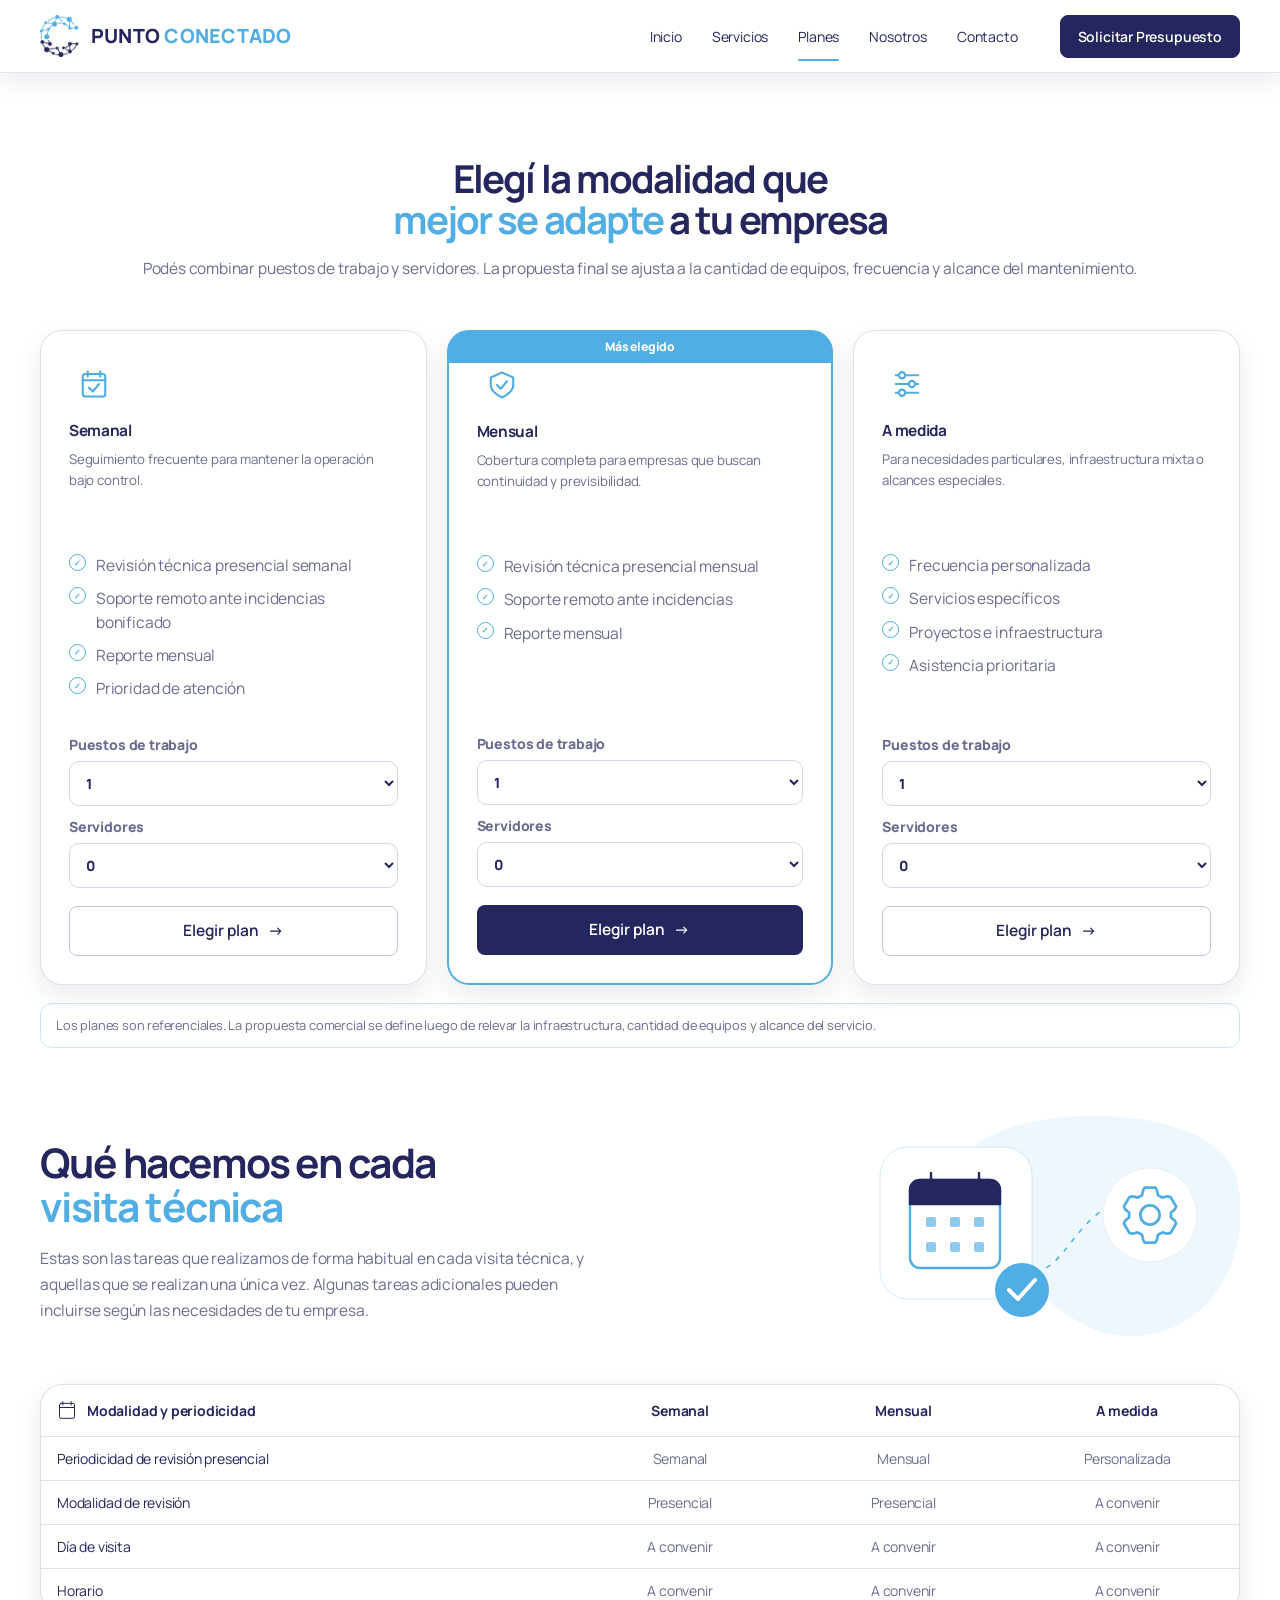
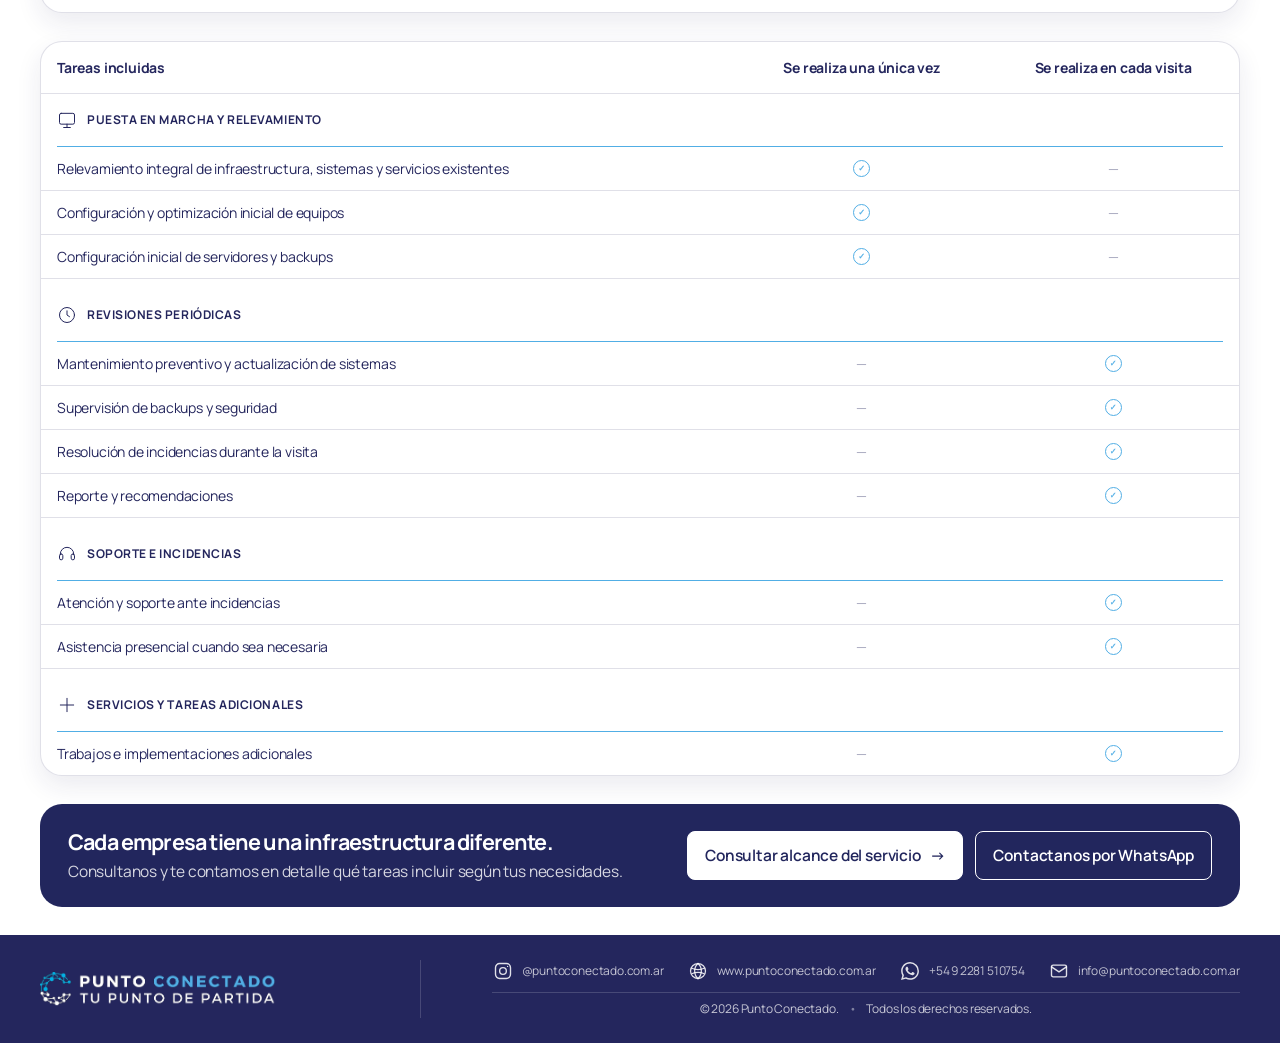
<file: planes.html>
<!doctype html>
<html lang="es">
<head>
  <meta charset="utf-8">
  <meta name="viewport" content="width=device-width, initial-scale=1">
  <title>Planes a medida | Punto Conectado</title>
  <meta name="description" content="Podés combinar puestos de trabajo y servidores. La propuesta final se ajusta a la cantidad de equipos, frecuencia y alcance del mantenimiento.">
  <meta name="theme-color" content="#24265D">
  <link rel="canonical" href="https://puntoconectado.com.ar/planes.html">
  <link rel="icon" type="image/png" href="assets/logo-punto-conectado.png">
  <link rel="preconnect" href="https://fonts.googleapis.com">
  <link rel="preconnect" href="https://fonts.gstatic.com" crossorigin>
  <link rel="stylesheet" href="https://fonts.googleapis.com/css2?family=Manrope:wght@400..800&display=swap">
  <link rel="stylesheet" href="assets/styles.css">
</head>
<body>
<header class="site-header">
  <div class="container nav">
    <a class="brand" href="index.html" aria-label="Punto Conectado - inicio">
      <img src="assets/punto-conectado-symbol.png" alt="" width="1563" height="1563">
      <span class="brand-name">PUNTO <span>CONECTADO</span></span>
    </a>
    <nav class="nav-links" id="primary-nav" aria-label="Navegación principal">
      <a href="index.html">Inicio</a>
      <a href="servicios.html">Servicios</a>
      <a class="active" href="planes.html" aria-current="page">Planes</a>
      <a href="nosotros.html">Nosotros</a>
      <a href="contacto.html">Contacto</a>
    </nav>
    <div class="nav-actions">
      <a class="btn btn-primary nav-budget-btn" href="contacto.html">Solicitar Presupuesto</a>
    </div>
    <button class="menu-btn" type="button" aria-label="Abrir menú" aria-expanded="false" aria-controls="primary-nav">
      <span></span><span></span><span></span>
    </button>
  </div>
</header>

<main>
<section id="planes" class="section">
  <div class="container">
    <div class="plans-intro">
      <div class="plans-intro-copy">
        <h1>Elegí la modalidad que<br><strong class="accent">mejor se adapte</strong> a tu empresa</h1>
        <p class="lead">Podés combinar puestos de trabajo y servidores. La propuesta final se ajusta a la cantidad de equipos, frecuencia y alcance del mantenimiento.</p>
      </div>
    </div>
    <div class="pricing-grid">
      <article class="price-card">
        <div class="price-head"><div class="icon-badge"><svg viewBox="0 0 24 24" aria-hidden="true" focusable="false"><rect x="3" y="4" width="18" height="18" rx="2"/><path d="M7 2v4M17 2v4M3 9h18M8 15l3 3 5-6"/></svg></div><h2>Semanal</h2><p>Seguimiento frecuente para mantener la operación bajo control.</p></div>
        <ul class="check-list"><li>Revisión técnica presencial semanal</li><li>Soporte remoto ante incidencias bonificado</li><li>Reporte mensual</li><li>Prioridad de atención</li></ul>
        <div class="selectors">
          <label>Puestos de trabajo<select data-equipment><option>0</option><option selected>1</option><option>2</option><option>3</option><option>4</option><option>5</option><option>10</option><option>15+</option></select></label>
          <label>Servidores<select data-server><option selected>0</option><option>1</option><option>2</option><option>3</option><option>4+</option></select></label>
        </div>
        <button class="btn btn-outline plan-btn btn-arrow-action" type="button" data-plan="Semanal">Elegir plan <span class="btn-arrow" aria-hidden="true">→</span></button>
      </article>
      <article class="price-card featured">
        <div class="popular">Más elegido</div>
        <div class="price-head"><div class="icon-badge"><svg viewBox="0 0 24 24" aria-hidden="true" focusable="false"><path d="M12 2 3 6v6c0 5 5 8 9 10 4-2 9-5 9-10V6Z"/><path d="m8 12 3 3 5-6"/></svg></div><h2>Mensual</h2><p>Cobertura completa para empresas que buscan continuidad y previsibilidad.</p></div>
        <ul class="check-list"><li>Revisión técnica presencial mensual</li><li>Soporte remoto ante incidencias</li><li>Reporte mensual</li></ul>
        <div class="selectors">
          <label>Puestos de trabajo<select data-equipment><option>0</option><option selected>1</option><option>2</option><option>3</option><option>4</option><option>5</option><option>10</option><option>15+</option></select></label>
          <label>Servidores<select data-server><option selected>0</option><option>1</option><option>2</option><option>3</option><option>4+</option></select></label>
        </div>
        <button class="btn btn-primary plan-btn btn-arrow-action" type="button" data-plan="Mensual">Elegir plan <span class="btn-arrow" aria-hidden="true">→</span></button>
      </article>
      <article class="price-card">
        <div class="price-head"><div class="icon-badge"><svg viewBox="0 0 24 24" aria-hidden="true" focusable="false"><path d="M3 5h2.5m5 0H21M3 12h10.5m5 0H21M3 19h2.5m5 0H21"/><circle cx="8" cy="5" r="2.5"/><circle cx="16" cy="12" r="2.5"/><circle cx="8" cy="19" r="2.5"/></svg></div><h2>A medida</h2><p>Para necesidades particulares, infraestructura mixta o alcances especiales.</p></div>
        <ul class="check-list"><li>Frecuencia personalizada</li><li>Servicios específicos</li><li>Proyectos e infraestructura</li><li>Asistencia prioritaria</li></ul>
        <div class="selectors">
          <label>Puestos de trabajo<select data-equipment><option>0</option><option selected>1</option><option>2</option><option>3</option><option>4</option><option>5</option><option>10</option><option>15+</option></select></label>
          <label>Servidores<select data-server><option selected>0</option><option>1</option><option>2</option><option>3</option><option>4+</option></select></label>
        </div>
        <button class="btn btn-outline plan-btn btn-arrow-action" type="button" data-plan="A medida">Elegir plan <span class="btn-arrow" aria-hidden="true">→</span></button>
      </article>
    </div>
    <div class="pricing-note">Los planes son referenciales. La propuesta comercial se define luego de relevar la infraestructura, cantidad de equipos y alcance del servicio.</div>
    <section class="plan-visits" aria-labelledby="plan-visits-title">
      <header class="plan-visits-head">
        <div>
          <h2 id="plan-visits-title">Qué hacemos en cada<br><span>visita técnica</span></h2>
          <p class="lead">Estas son las tareas que realizamos de forma habitual en cada visita técnica, y aquellas que se realizan una única vez. Algunas tareas adicionales pueden incluirse según las necesidades de tu empresa.</p>
        </div>
        <svg class="plan-visits-art" viewBox="0 0 400 240" aria-hidden="true" focusable="false">
          <path d="M150 24C222-12 376 0 395 62s-10 146-84 160-95-44-146-53S78 60 150 24Z" fill="#d3ebf9" opacity=".38"/>
          <path d="M165 142C225 210 233 56 312 100" fill="none" stroke="#51aee5" stroke-width="1.5" stroke-dasharray="5 7"/>
          <rect x="40" y="35" width="152" height="152" rx="28" fill="#fff" stroke="#51aee5" stroke-opacity=".25"/>
          <g fill="none" stroke-linecap="round" stroke-linejoin="round" stroke-width="2.4">
            <rect x="70" y="68" width="90" height="88" rx="10" stroke="#51aee5"/>
            <path d="M80 68h70a10 10 0 0 1 10 10v14H70V78a10 10 0 0 1 10-10Z" fill="#24265d" stroke="#24265d"/>
            <path d="M91 61v17M139 61v17" stroke="#24265d"/>
          </g>
          <g fill="#51aee5" opacity=".65">
            <rect x="86" y="105" width="10" height="10" rx="2"/><rect x="110" y="105" width="10" height="10" rx="2"/><rect x="134" y="105" width="10" height="10" rx="2"/>
            <rect x="86" y="130" width="10" height="10" rx="2"/><rect x="110" y="130" width="10" height="10" rx="2"/><rect x="134" y="130" width="10" height="10" rx="2"/>
          </g>
          <circle cx="182" cy="178" r="27" fill="#51aee5"/>
          <path d="m169 178 9 9 17-19" fill="none" stroke="#fff" stroke-width="4" stroke-linecap="round" stroke-linejoin="round"/>
          <circle cx="310" cy="103" r="47" fill="#fff" stroke="#e8eff4"/>
          <g transform="translate(277 70) scale(2.75)" fill="none" stroke="#51aee5" stroke-width="1" stroke-linecap="round" stroke-linejoin="round"><path d="m9.5 3 .5-1h4l.5 1 .4 1.8 1.6.9 1.8-.5 1.2.3 2 3.4-.5 1.1-1.4 1.1v1.8l1.4 1.1.5 1.1-2 3.4-1.2.3-1.8-.5-1.6.9-.4 1.8-.5 1h-4l-.5-1-.4-1.8-1.6-.9-1.8.5-1.2-.3-2-3.4.5-1.1 1.4-1.1v-1.8L3 10l-.5-1.1 2-3.4 1.2-.3 1.8.5 1.6-.9Z"/><circle cx="12" cy="12" r="3.5"/></g>
        </svg>
      </header>
      <div class="visit-table-wrap" role="region" aria-label="Modalidad y periodicidad; tabla desplazable" tabindex="0">
        <table class="visit-table">
          <caption class="visit-sr-only">Modalidad y periodicidad de los planes</caption>
          <colgroup><col class="visit-modality-label"><col><col><col></colgroup>
          <thead><tr><th scope="col"><span class="visit-label"><svg class="visit-icon" viewBox="0 0 24 24" aria-hidden="true" focusable="false"><rect x="3" y="4" width="18" height="18" rx="2"/><path d="M7 2v4M17 2v4M3 9h18"/></svg>Modalidad y periodicidad</span></th><th scope="col">Semanal</th><th scope="col">Mensual</th><th scope="col">A medida</th></tr></thead>
          <tbody>
            <tr><th scope="row">Periodicidad de revisión presencial</th><td>Semanal</td><td>Mensual</td><td>Personalizada</td></tr>
            <tr><th scope="row">Modalidad de revisión</th><td>Presencial</td><td>Presencial</td><td>A convenir</td></tr>
            <tr><th scope="row">Día de visita</th><td>A convenir</td><td>A convenir</td><td>A convenir</td></tr>
            <tr><th scope="row">Horario</th><td>A convenir</td><td>A convenir</td><td>A convenir</td></tr>
          </tbody>
        </table>
      </div>
      <section class="visit-task-card" aria-labelledby="visit-tasks-title">
        <div class="visit-table-wrap" role="region" aria-labelledby="visit-tasks-title" tabindex="0">
          <table class="visit-table visit-task-table">
            <caption class="visit-sr-only">Tareas realizadas una única vez o en cada visita técnica</caption>
            <colgroup><col class="visit-task-label"><col><col></colgroup>
            <thead><tr><th id="visit-tasks-title" scope="col">Tareas incluidas</th><th scope="col">Se realiza una única vez</th><th scope="col">Se realiza en cada visita</th></tr></thead>
            <tbody>
              <tr class="visit-category"><th scope="rowgroup" colspan="3"><span class="visit-label"><svg class="visit-icon" viewBox="0 0 24 24" aria-hidden="true" focusable="false"><rect x="3" y="4" width="18" height="13" rx="2"/><path d="M8 21h8M12 17v4"/></svg>PUESTA EN MARCHA Y RELEVAMIENTO</span></th></tr>
              <tr><th scope="row">Relevamiento integral de infraestructura, sistemas y servicios existentes</th><td><span class="visit-check" role="img" aria-label="Incluido"></span></td><td><span class="visit-dash" role="img" aria-label="No aplica">—</span></td></tr>
              <tr><th scope="row">Configuración y optimización inicial de equipos</th><td><span class="visit-check" role="img" aria-label="Incluido"></span></td><td><span class="visit-dash" role="img" aria-label="No aplica">—</span></td></tr>
              <tr><th scope="row">Configuración inicial de servidores y backups</th><td><span class="visit-check" role="img" aria-label="Incluido"></span></td><td><span class="visit-dash" role="img" aria-label="No aplica">—</span></td></tr>
            </tbody>
            <tbody>
              <tr class="visit-category"><th scope="rowgroup" colspan="3"><span class="visit-label"><svg class="visit-icon" viewBox="0 0 24 24" aria-hidden="true" focusable="false"><circle cx="12" cy="12" r="9"/><path d="M12 7v5l3 2"/></svg>REVISIONES PERIÓDICAS</span></th></tr>
              <tr><th scope="row">Mantenimiento preventivo y actualización de sistemas</th><td><span class="visit-dash" role="img" aria-label="No aplica">—</span></td><td><span class="visit-check" role="img" aria-label="Incluido"></span></td></tr>
              <tr><th scope="row">Supervisión de backups y seguridad</th><td><span class="visit-dash" role="img" aria-label="No aplica">—</span></td><td><span class="visit-check" role="img" aria-label="Incluido"></span></td></tr>
              <tr><th scope="row">Resolución de incidencias durante la visita</th><td><span class="visit-dash" role="img" aria-label="No aplica">—</span></td><td><span class="visit-check" role="img" aria-label="Incluido"></span></td></tr>
              <tr><th scope="row">Reporte y recomendaciones</th><td><span class="visit-dash" role="img" aria-label="No aplica">—</span></td><td><span class="visit-check" role="img" aria-label="Incluido"></span></td></tr>
            </tbody>
            <tbody>
              <tr class="visit-category"><th scope="rowgroup" colspan="3"><span class="visit-label"><svg class="visit-icon" viewBox="0 0 24 24" aria-hidden="true" focusable="false"><path d="M4 13v-1a8 8 0 0 1 16 0v1"/><rect x="3" y="12" width="4" height="7" rx="2"/><rect x="17" y="12" width="4" height="7" rx="2"/></svg>SOPORTE E INCIDENCIAS</span></th></tr>
              <tr><th scope="row">Atención y soporte ante incidencias</th><td><span class="visit-dash" role="img" aria-label="No aplica">—</span></td><td><span class="visit-check" role="img" aria-label="Incluido"></span></td></tr>
              <tr><th scope="row">Asistencia presencial cuando sea necesaria</th><td><span class="visit-dash" role="img" aria-label="No aplica">—</span></td><td><span class="visit-check" role="img" aria-label="Incluido"></span></td></tr>
            </tbody>
            <tbody>
              <tr class="visit-category"><th scope="rowgroup" colspan="3"><span class="visit-label"><svg class="visit-icon" viewBox="0 0 24 24" aria-hidden="true" focusable="false"><path d="M12 4v16M4 12h16"/></svg>SERVICIOS Y TAREAS ADICIONALES</span></th></tr>
              <tr><th scope="row">Trabajos e implementaciones adicionales</th><td><span class="visit-dash" role="img" aria-label="No aplica">—</span></td><td><span class="visit-check" role="img" aria-label="Incluido"></span></td></tr>
            </tbody>
          </table>
        </div>
      </section>
      <section class="site-cta-banner" aria-labelledby="plan-scope-title">
        <div class="site-cta-copy">
          <h2 id="plan-scope-title">Cada empresa tiene una infraestructura diferente.</h2>
          <p>Consultanos y te contamos en detalle qué tareas incluir según tus necesidades.</p>
        </div>
        <div class="site-cta-actions">
          <a class="btn site-cta-btn-primary btn-arrow-action" href="contacto.html">Consultar alcance del servicio <span class="btn-arrow" aria-hidden="true">→</span></a>
          <a class="btn site-cta-btn-outline" href="https://wa.me/5492281510754" target="_blank" rel="noopener noreferrer">Contactanos por WhatsApp</a>
        </div>
      </section>
    </section>
  </div>
</section>
</main>

<footer class="site-footer">
  <div class="container footer-top footer-two-column">
    <div class="footer-brand-block">
      <img class="footer-brand-image" src="assets/PUNTO_CONECTADO_1_TRANSPARENTE.png" alt="" width="1050" height="160" loading="lazy">
    </div>
    <div class="footer-contact-block">
      <div class="footer-contact-inner">
        <div class="footer-contact-grid">
          <a class="footer-contact-item" href="https://www.instagram.com/puntoconectado.com.ar/" target="_blank" rel="noopener noreferrer">
            <span class="footer-contact-icon footer-contact-icon--instagram" aria-hidden="true"><svg viewBox="0 0 24 24"><rect height="18" rx="5" width="18" x="3" y="3"></rect><circle cx="12" cy="12" r="4"></circle><circle cx="17.5" cy="6.5" fill="currentColor" r=".8" stroke="none"></circle></svg></span>
            <span class="footer-contact-copy"><strong>Instagram</strong><span>@puntoconectado.com.ar</span></span>
          </a>
          <a class="footer-contact-item" href="https://puntoconectado.com.ar/" target="_blank" rel="noopener noreferrer">
            <span class="footer-contact-icon footer-contact-icon--web" aria-hidden="true"><svg viewBox="0 0 24 24"><circle cx="12" cy="12" r="9"></circle><path d="M12 3c-2.5 2.05-4 5.25-4 9s1.5 6.95 4 9"></path><path d="M12 3c2.5 2.05 4 5.25 4 9s-1.5 6.95-4 9"></path><path d="M4.6 8.7c2.2 1.05 4.73 1.6 7.4 1.6s5.2-.55 7.4-1.6"></path><path d="M4.6 15.3c2.2-1.05 4.73-1.6 7.4-1.6s5.2.55 7.4 1.6"></path></svg></span>
            <span class="footer-contact-copy"><strong>Web</strong><span>www.puntoconectado.com.ar</span></span>
          </a>
          <a class="footer-contact-item" href="https://wa.me/5492281510754" target="_blank" rel="noopener noreferrer">
            <span class="footer-contact-icon footer-contact-icon--whatsapp" aria-hidden="true"><svg viewBox="0 0 24 24"><path d="M17.472 14.382c-.297-.149-1.758-.867-2.03-.967-.273-.099-.471-.148-.67.15-.197.297-.767.966-.94 1.164-.173.198-.347.223-.644.075-.297-.15-1.255-.463-2.39-1.475-.883-.788-1.48-1.761-1.653-2.059-.173-.297-.018-.458.13-.606.134-.133.297-.347.446-.52.149-.174.198-.298.297-.497.1-.198.05-.371-.025-.52-.074-.149-.669-1.612-.916-2.208-.242-.579-.487-.5-.669-.51-.173-.008-.371-.01-.57-.01-.198 0-.52.074-.792.372-.272.297-1.04 1.016-1.04 2.479 0 1.462 1.065 2.875 1.213 3.074.149.198 2.095 3.2 5.076 4.487.709.306 1.262.489 1.694.625.712.227 1.36.195 1.871.118.571-.085 1.758-.719 2.006-1.413.248-.694.248-1.289.173-1.413-.074-.124-.272-.198-.57-.347m-5.421 7.403h-.004a9.87 9.87 0 0 1-5.031-1.378l-.361-.214-3.741.981.998-3.648-.235-.374a9.86 9.86 0 0 1-1.51-5.26c.002-5.45 4.437-9.884 9.888-9.884a9.8 9.8 0 0 1 7.021 2.91 9.82 9.82 0 0 1 2.9 7.019c-.003 5.45-4.437 9.884-9.884 9.884m8.413-18.297A11.815 11.815 0 0 0 12.05 0C5.495 0 .16 5.335.157 11.892c0 2.096.547 4.142 1.588 5.945L.057 24l6.305-1.654A11.86 11.86 0 0 0 12.047 23.8h.005c6.554 0 11.89-5.335 11.893-11.893a11.821 11.821 0 0 0-3.481-8.413Z"></path></svg></span>
            <span class="footer-contact-copy"><strong>WhatsApp</strong><span>+54 9 2281 510754</span></span>
          </a>
          <a class="footer-contact-item" href="mailto:info@puntoconectado.com.ar">
            <span class="footer-contact-icon footer-contact-icon--email" aria-hidden="true"><svg viewBox="0 0 24 24"><rect height="14" rx="2" width="18" x="3" y="5"></rect><path d="m3 7 9 6 9-6"></path></svg></span>
            <span class="footer-contact-copy"><strong>E-mail</strong><span>info@puntoconectado.com.ar</span></span>
          </a>
        </div>
        <div class="footer-contact-meta"><span>© 2026 Punto Conectado.</span><span>Todos los derechos reservados.</span></div>
      </div>
    </div>
  </div>
</footer>
<div class="toast" id="toast" role="status" aria-live="polite"></div>
<script src="assets/app.js"></script>
</body>
</html>
</file>
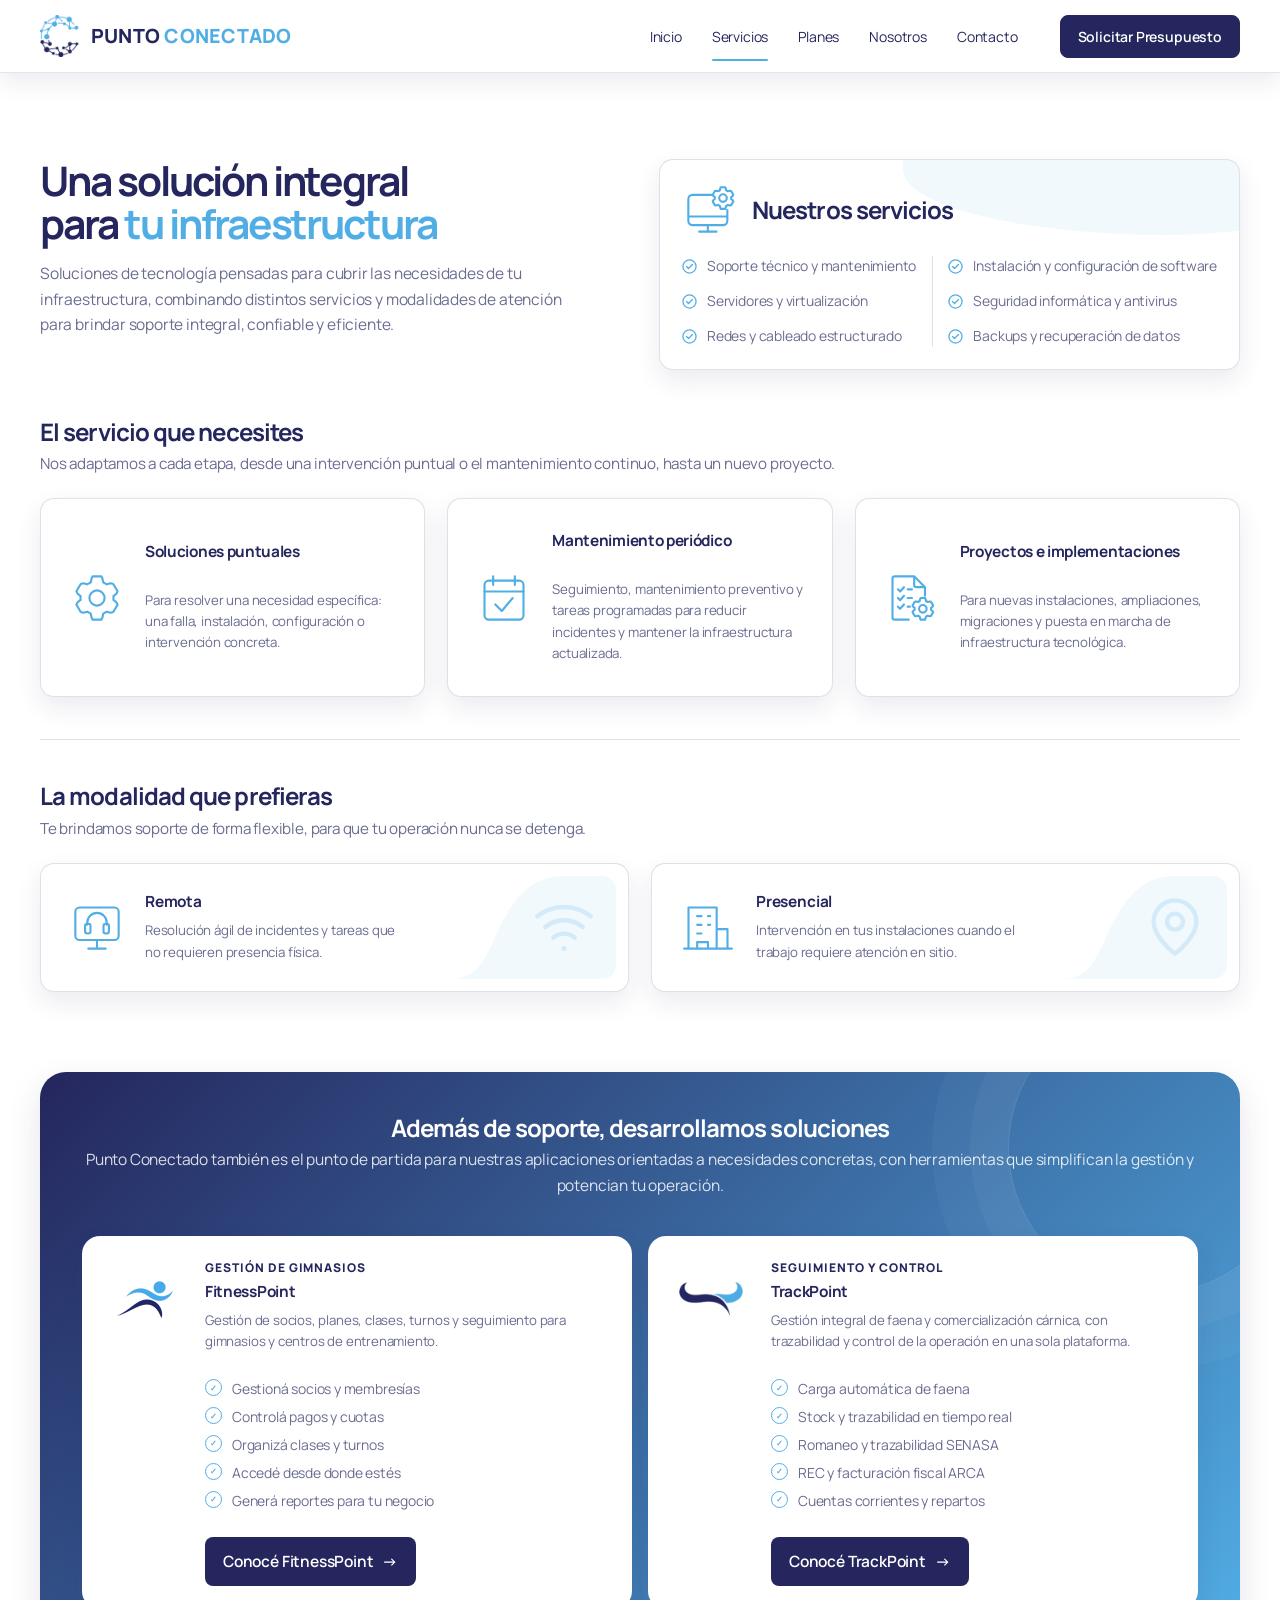
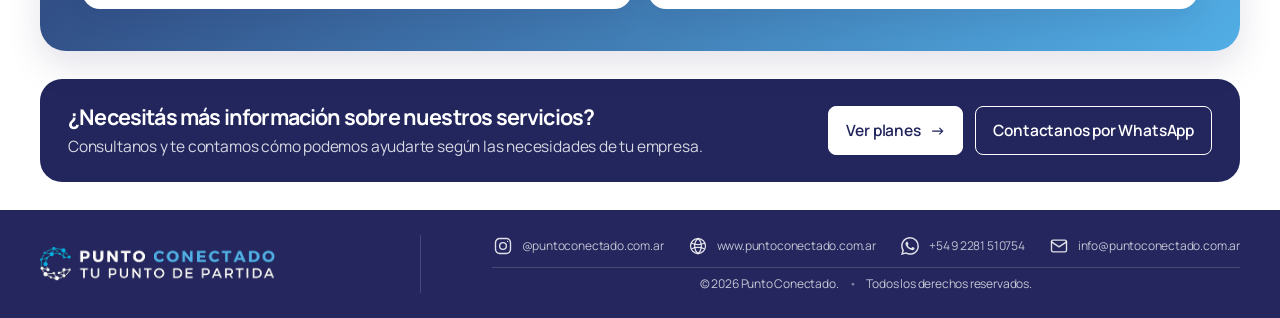
<file: servicios.html>
<!doctype html>
<html lang="es">
<head>
  <meta charset="utf-8">
  <meta name="viewport" content="width=device-width, initial-scale=1">
  <title>Servicios | Punto Conectado</title>
  <meta name="description" content="Soluciones de tecnología pensadas para cubrir las necesidades de tu infraestructura, combinando distintos servicios y modalidades de atención para brindar soporte integral, confiable y eficiente.">
  <meta name="theme-color" content="#24265D">
  <link rel="canonical" href="https://puntoconectado.com.ar/servicios.html">
  <link rel="icon" type="image/png" href="assets/logo-punto-conectado.png">
  <link rel="preconnect" href="https://fonts.googleapis.com">
  <link rel="preconnect" href="https://fonts.gstatic.com" crossorigin>
  <link rel="stylesheet" href="https://fonts.googleapis.com/css2?family=Manrope:wght@400..800&display=swap">
  <link rel="stylesheet" href="assets/styles.css">
</head>
<body>
<header class="site-header">
  <div class="container nav">
    <a class="brand" href="index.html" aria-label="Punto Conectado - inicio">
      <img src="assets/punto-conectado-symbol.png" alt="" width="1563" height="1563">
      <span class="brand-name">PUNTO <span>CONECTADO</span></span>
    </a>
    <nav class="nav-links" id="primary-nav" aria-label="Navegación principal">
      <a href="index.html">Inicio</a>
      <a class="active" href="servicios.html" aria-current="page">Servicios</a>
      <a href="planes.html">Planes</a>
      <a href="nosotros.html">Nosotros</a>
      <a href="contacto.html">Contacto</a>
    </nav>
    <div class="nav-actions">
      <a class="btn btn-primary nav-budget-btn" href="contacto.html">Solicitar Presupuesto</a>
    </div>
    <button class="menu-btn" type="button" aria-label="Abrir menú" aria-expanded="false" aria-controls="primary-nav">
      <span></span><span></span><span></span>
    </button>
  </div>
</header>

<main>
<section id="servicios-integrales" class="section">
  <div class="container">
    <section class="work-section" aria-labelledby="work-title">
      <div class="services-intro">
        <div class="services-intro-copy">
          <h1 id="work-title">Una solución integral para <strong class="accent">tu infraestructura</strong></h1>
          <p class="lead">Soluciones de tecnología pensadas para cubrir las necesidades de tu infraestructura, combinando distintos servicios y modalidades de atención para brindar soporte integral, confiable y eficiente.</p>
        </div>
        <article class="card services-intro-card" aria-labelledby="services-summary-title">
          <header class="services-intro-header">
            <div class="icon-badge"><svg viewBox="0 0 24 24" aria-hidden="true" focusable="false"><path d="M13 5H4a2 2 0 0 0-2 2v10a2 2 0 0 0 2 2h14a2 2 0 0 0 2-2v-5M2 15h18M11 19v3M7 22h8"/><g transform="translate(12 .5) scale(.5)" class="icon-detail-half"><path d="m9.5 3 .5-1h4l.5 1 .4 1.8 1.6.9 1.8-.5 1.2.3 2 3.4-.5 1.1-1.4 1.1v1.8l1.4 1.1.5 1.1-2 3.4-1.2.3-1.8-.5-1.6.9-.4 1.8-.5 1h-4l-.5-1-.4-1.8-1.6-.9-1.8.5-1.2-.3-2-3.4.5-1.1 1.4-1.1v-1.8L3 10l-.5-1.1 2-3.4 1.2-.3 1.8.5 1.6-.9Z"/><circle cx="12" cy="12" r="3.5"/></g></svg></div>
            <h2 id="services-summary-title">Nuestros servicios</h2>
          </header>
          <ul class="check-list compact">
            <li><svg viewBox="0 0 16 16" aria-hidden="true" focusable="false"><use href="assets/service-check.svg#check"/></svg>Soporte técnico y mantenimiento</li>
            <li><svg viewBox="0 0 16 16" aria-hidden="true" focusable="false"><use href="assets/service-check.svg#check"/></svg>Servidores y virtualización</li>
            <li><svg viewBox="0 0 16 16" aria-hidden="true" focusable="false"><use href="assets/service-check.svg#check"/></svg>Redes y cableado estructurado</li>
            <li><svg viewBox="0 0 16 16" aria-hidden="true" focusable="false"><use href="assets/service-check.svg#check"/></svg>Instalación y configuración de software</li>
            <li><svg viewBox="0 0 16 16" aria-hidden="true" focusable="false"><use href="assets/service-check.svg#check"/></svg>Seguridad informática y antivirus</li>
            <li><svg viewBox="0 0 16 16" aria-hidden="true" focusable="false"><use href="assets/service-check.svg#check"/></svg>Backups y recuperación de datos</li>
          </ul>
        </article>
      </div>
      <section class="work-types" aria-labelledby="work-types-title">
        <div class="work-block-head">
          <h2 id="work-types-title">El servicio que necesites</h2>
          <p>Nos adaptamos a cada etapa, desde una intervención puntual o el mantenimiento continuo, hasta un nuevo proyecto.</p>
        </div>
        <div class="work-grid">
          <article class="work-card">
            <div class="icon-badge"><svg viewBox="0 0 24 24" aria-hidden="true" focusable="false"><path d="m9.5 3 .5-1h4l.5 1 .4 1.8 1.6.9 1.8-.5 1.2.3 2 3.4-.5 1.1-1.4 1.1v1.8l1.4 1.1.5 1.1-2 3.4-1.2.3-1.8-.5-1.6.9-.4 1.8-.5 1h-4l-.5-1-.4-1.8-1.6-.9-1.8.5-1.2-.3-2-3.4.5-1.1 1.4-1.1v-1.8L3 10l-.5-1.1 2-3.4 1.2-.3 1.8.5 1.6-.9Z"/><circle cx="12" cy="12" r="3.5"/></svg></div>
            <div class="work-copy">
              <div class="work-heading">
                <h3>Soluciones puntuales</h3>
              </div>
              <p>Para resolver una necesidad específica: una falla, instalación, configuración o intervención concreta.</p>
            </div>
          </article>
          <article class="work-card">
            <div class="icon-badge"><svg viewBox="0 0 24 24" aria-hidden="true" focusable="false"><rect x="3" y="4" width="18" height="18" rx="2"/><path d="M7 2v4M17 2v4M3 9h18"/><path d="m8 15 3 3 5-6"/></svg></div>
            <div class="work-copy">
              <div class="work-heading">
                <h3>Mantenimiento periódico</h3>
              </div>
              <p>Seguimiento, mantenimiento preventivo y tareas programadas para reducir incidentes y mantener la infraestructura actualizada.</p>
            </div>
          </article>
          <article class="work-card">
            <div class="icon-badge"><svg viewBox="0 0 24 24" aria-hidden="true" focusable="false"><path d="M10.5 22H4a1 1 0 0 1-1-1V3a1 1 0 0 1 1-1h9l5 5v4M13 2v4a1 1 0 0 0 1 1h4"/><path d="m5.5 8 1 1 1.8-2M10 8h2m-6.5 4 1 1 1.8-2M10 12h2m-6.5 4 1 1 1.8-2M10 16h1"/><g transform="translate(11 11) scale(.5)" class="icon-detail-half"><path d="m9.5 3 .5-1h4l.5 1 .4 1.8 1.6.9 1.8-.5 1.2.3 2 3.4-.5 1.1-1.4 1.1v1.8l1.4 1.1.5 1.1-2 3.4-1.2.3-1.8-.5-1.6.9-.4 1.8-.5 1h-4l-.5-1-.4-1.8-1.6-.9-1.8.5-1.2-.3-2-3.4.5-1.1 1.4-1.1v-1.8L3 10l-.5-1.1 2-3.4 1.2-.3 1.8.5 1.6-.9Z"/><circle cx="12" cy="12" r="3.5"/></g></svg></div>
            <div class="work-copy">
              <div class="work-heading">
                <h3>Proyectos e implementaciones</h3>
              </div>
              <p>Para nuevas instalaciones, ampliaciones, migraciones y puesta en marcha de infraestructura tecnológica.</p>
            </div>
          </article>
        </div>
      </section>
      <hr class="work-divider">
      <section class="attention-block" aria-labelledby="attention-title">
        <div class="work-block-head">
          <h2 id="attention-title">La modalidad que prefieras</h2>
          <p>Te brindamos soporte de forma flexible, para que tu operación nunca se detenga.</p>
        </div>
        <div class="attention-grid">
          <article class="attention-card">
            <div class="icon-badge"><svg viewBox="0 0 24 24" aria-hidden="true" focusable="false"><rect x="2" y="3" width="20" height="15" rx="2"/><path d="M8 22h8M12 18v4M7.5 11v-1a4.5 4.5 0 0 1 9 0v1"/><rect x="6.5" y="10.5" width="2.5" height="4.5" rx="1"/><rect x="15" y="10.5" width="2.5" height="4.5" rx="1"/></svg></div>
            <div class="attention-copy"><h3>Remota</h3><p>Resolución ágil de incidentes y tareas que no requieren presencia física.</p></div>
            <svg class="attention-decoration" viewBox="0 0 24 24" aria-hidden="true" focusable="false"><path d="M2 8a16 16 0 0 1 20 0M5 12a11 11 0 0 1 14 0M8 16a6 6 0 0 1 8 0"/><circle cx="12" cy="20" r="1" fill="currentColor" stroke="none"/></svg>
          </article>
          <article class="attention-card">
            <div class="icon-badge"><svg viewBox="0 0 24 24" aria-hidden="true" focusable="false"><path d="M3 22V3h13v19M1 22h22M7 7h2M7 11h2M7 15h2M12 7h1M12 11h1M7 22v-3h5v3M16 13h5v9"/></svg></div>
            <div class="attention-copy"><h3>Presencial</h3><p>Intervención en tus instalaciones cuando el trabajo requiere atención en sitio.</p></div>
            <svg class="attention-decoration" viewBox="0 0 24 24" aria-hidden="true" focusable="false"><path d="M20 10c0 6-8 12-8 12S4 16 4 10a8 8 0 1 1 16 0Z"/><circle cx="12" cy="10" r="3"/></svg>
          </article>
        </div>
      </section>
    </section>

    <section class="apps-block" aria-labelledby="apps-title">
      <div class="section-title">
        <h2 id="apps-title">Además de soporte, desarrollamos soluciones</h2>
        <p class="lead">Punto Conectado también es el punto de partida para nuestras aplicaciones orientadas a necesidades concretas, con herramientas que simplifican la gestión y potencian tu operación.</p>
      </div>
      <div class="apps-grid">
        <article class="app-card app-featured">
          <div class="app-logo-box"><img class="app-logo-image app-logo-image-fitness" src="assets/fitnesspoint-icon.png" alt="FitnessPoint" width="256" height="256"></div>
          <div class="app-content">
            <span class="mini-label">GESTIÓN DE GIMNASIOS</span>
            <h3>FitnessPoint</h3>
            <p>Gestión de socios, planes, clases, turnos y seguimiento para gimnasios y centros de entrenamiento.</p>
            <ul class="check-list compact"><li>Gestioná socios y membresías</li><li>Controlá pagos y cuotas</li><li>Organizá clases y turnos</li><li>Accedé desde donde estés</li><li>Generá reportes para tu negocio</li></ul>
            <a class="btn btn-primary btn-arrow-action" href="https://fitnesspoint.ar">Conocé FitnessPoint <span class="btn-arrow" aria-hidden="true">→</span></a>
          </div>
        </article>
        <article class="app-card">
          <div class="app-logo-box"><img class="app-logo-image app-logo-image-trackpoint" src="assets/trackpoint-logo.png" alt="TrackPoint" width="1266" height="1242"></div>
          <div class="app-content">
            <span class="mini-label">SEGUIMIENTO Y CONTROL</span>
            <h3>TrackPoint</h3>
            <p>Gestión integral de faena y comercialización cárnica, con trazabilidad y control de la operación en una sola plataforma.</p>
            <ul class="check-list compact"><li>Carga automática de faena</li><li>Stock y trazabilidad en tiempo real</li><li>Romaneo y trazabilidad SENASA</li><li>REC y facturación fiscal ARCA</li><li>Cuentas corrientes y repartos</li></ul>
            <a class="btn btn-primary btn-arrow-action" href="contacto.html">Conocé TrackPoint <span class="btn-arrow" aria-hidden="true">→</span></a>
          </div>
        </article>
      </div>
    </section>

    <section class="site-cta-banner" aria-labelledby="services-cta-title">
      <div class="site-cta-copy">
        <h2 id="services-cta-title">¿Necesitás más información sobre nuestros servicios?</h2>
        <p>Consultanos y te contamos cómo podemos ayudarte según las necesidades de tu empresa.</p>
      </div>
      <div class="site-cta-actions">
        <a class="btn site-cta-btn-primary btn-arrow-action" href="planes.html">Ver planes <span class="btn-arrow" aria-hidden="true">→</span></a>
        <a class="btn site-cta-btn-outline" href="https://wa.me/5492281510754" target="_blank" rel="noopener noreferrer">Contactanos por WhatsApp</a>
      </div>
    </section>
  </div>
</section>
</main>

<footer class="site-footer">
  <div class="container footer-top footer-two-column">
    <div class="footer-brand-block">
      <img class="footer-brand-image" src="assets/PUNTO_CONECTADO_1_TRANSPARENTE.png" alt="" width="1050" height="160" loading="lazy">
    </div>
    <div class="footer-contact-block">
      <div class="footer-contact-inner">
        <div class="footer-contact-grid">
          <a class="footer-contact-item" href="https://www.instagram.com/puntoconectado.com.ar/" target="_blank" rel="noopener noreferrer">
            <span class="footer-contact-icon footer-contact-icon--instagram" aria-hidden="true"><svg viewBox="0 0 24 24"><rect height="18" rx="5" width="18" x="3" y="3"></rect><circle cx="12" cy="12" r="4"></circle><circle cx="17.5" cy="6.5" fill="currentColor" r=".8" stroke="none"></circle></svg></span>
            <span class="footer-contact-copy"><strong>Instagram</strong><span>@puntoconectado.com.ar</span></span>
          </a>
          <a class="footer-contact-item" href="https://puntoconectado.com.ar/" target="_blank" rel="noopener noreferrer">
            <span class="footer-contact-icon footer-contact-icon--web" aria-hidden="true"><svg viewBox="0 0 24 24"><circle cx="12" cy="12" r="9"></circle><path d="M12 3c-2.5 2.05-4 5.25-4 9s1.5 6.95 4 9"></path><path d="M12 3c2.5 2.05 4 5.25 4 9s-1.5 6.95-4 9"></path><path d="M4.6 8.7c2.2 1.05 4.73 1.6 7.4 1.6s5.2-.55 7.4-1.6"></path><path d="M4.6 15.3c2.2-1.05 4.73-1.6 7.4-1.6s5.2.55 7.4 1.6"></path></svg></span>
            <span class="footer-contact-copy"><strong>Web</strong><span>www.puntoconectado.com.ar</span></span>
          </a>
          <a class="footer-contact-item" href="https://wa.me/5492281510754" target="_blank" rel="noopener noreferrer">
            <span class="footer-contact-icon footer-contact-icon--whatsapp" aria-hidden="true"><svg viewBox="0 0 24 24"><path d="M17.472 14.382c-.297-.149-1.758-.867-2.03-.967-.273-.099-.471-.148-.67.15-.197.297-.767.966-.94 1.164-.173.198-.347.223-.644.075-.297-.15-1.255-.463-2.39-1.475-.883-.788-1.48-1.761-1.653-2.059-.173-.297-.018-.458.13-.606.134-.133.297-.347.446-.52.149-.174.198-.298.297-.497.1-.198.05-.371-.025-.52-.074-.149-.669-1.612-.916-2.208-.242-.579-.487-.5-.669-.51-.173-.008-.371-.01-.57-.01-.198 0-.52.074-.792.372-.272.297-1.04 1.016-1.04 2.479 0 1.462 1.065 2.875 1.213 3.074.149.198 2.095 3.2 5.076 4.487.709.306 1.262.489 1.694.625.712.227 1.36.195 1.871.118.571-.085 1.758-.719 2.006-1.413.248-.694.248-1.289.173-1.413-.074-.124-.272-.198-.57-.347m-5.421 7.403h-.004a9.87 9.87 0 0 1-5.031-1.378l-.361-.214-3.741.981.998-3.648-.235-.374a9.86 9.86 0 0 1-1.51-5.26c.002-5.45 4.437-9.884 9.888-9.884a9.8 9.8 0 0 1 7.021 2.91 9.82 9.82 0 0 1 2.9 7.019c-.003 5.45-4.437 9.884-9.884 9.884m8.413-18.297A11.815 11.815 0 0 0 12.05 0C5.495 0 .16 5.335.157 11.892c0 2.096.547 4.142 1.588 5.945L.057 24l6.305-1.654A11.86 11.86 0 0 0 12.047 23.8h.005c6.554 0 11.89-5.335 11.893-11.893a11.821 11.821 0 0 0-3.481-8.413Z"></path></svg></span>
            <span class="footer-contact-copy"><strong>WhatsApp</strong><span>+54 9 2281 510754</span></span>
          </a>
          <a class="footer-contact-item" href="mailto:info@puntoconectado.com.ar">
            <span class="footer-contact-icon footer-contact-icon--email" aria-hidden="true"><svg viewBox="0 0 24 24"><rect height="14" rx="2" width="18" x="3" y="5"></rect><path d="m3 7 9 6 9-6"></path></svg></span>
            <span class="footer-contact-copy"><strong>E-mail</strong><span>info@puntoconectado.com.ar</span></span>
          </a>
        </div>
        <div class="footer-contact-meta"><span>© 2026 Punto Conectado.</span><span>Todos los derechos reservados.</span></div>
      </div>
    </div>
  </div>
</footer>
<div class="toast" id="toast" role="status" aria-live="polite"></div>
<script src="assets/app.js"></script>
</body>
</html>
</file>
<file: assets/styles.css>
:root{
  --navy:#24265d;
  --navy-2:#24265d;
  --blue:#51aee5;
  --sky:#51aee5;
  --blue-dark:#3d96cf;
  --cyan:#51aee5;
  --ink:#24265d;
  --muted:rgba(36,38,93,.68);
  --line:rgba(36,38,93,.14);
  --soft:rgba(81,174,229,.06);
  --card:#ffffff;
  --shadow:0 10px 26px rgba(36,38,93,.091);
  --shadow-hover:0 14px 30px rgba(36,38,93,.13);
  --radius:22px;
  --radius-sm:14px;
  --button-radius:8px;
  --card-icon-size:52px;
  --card-icon-stroke:.98;
  --brand-icon-size:42px;
  --brand-gap:9px;
  --max:1200px;

  --type-h1-size:clamp(2.05rem,3.18vw,3.35rem);
  --type-h2-size:clamp(1.42rem,1.88vw,1.94rem);
  --type-component-size:.96rem;
  --type-body:15.5px;
  --type-small:.875rem;
  --type-action:.875rem;
  --type-meta:.8125rem;
  --type-micro:.75rem;
  --type-cta:clamp(1.375rem,1.7vw,1.8rem);
  --type-weight-regular:400;
  --type-weight-medium:600;
  --type-weight-bold:700;
}
*{box-sizing:border-box}
html{scroll-behavior:smooth}
body{margin:0;font-family:"Manrope",ui-sans-serif,system-ui,-apple-system,BlinkMacSystemFont,"Segoe UI",sans-serif;font-size:15.5px;font-weight:400;line-height:1.5;letter-spacing:-.012em;color:var(--ink);background:#fff;overflow-x:hidden}
.page-nosotros{min-height:100vh;min-height:100dvh;display:flex;flex-direction:column}
.page-nosotros>main{flex:1 0 auto}
.page-nosotros>.site-header,.page-nosotros>.site-footer{flex-shrink:0}
a{color:inherit;text-decoration:none}
a:focus-visible{outline:2px solid var(--blue);outline-offset:3px}
article{box-sizing:border-box}
img{max-width:100%;display:block}
button,input,textarea,select{font:inherit}
button,.btn{border-radius:var(--button-radius)}
.container{width:min(calc(100% - 44px),var(--max));margin:auto}
.section{padding:86px 0}
#servicios{padding-top:0}
h1{margin:0 0 16px;font-family:"Manrope",ui-sans-serif,system-ui,sans-serif;font-size:var(--type-h1-size);font-weight:var(--type-weight-bold);line-height:1.06;letter-spacing:-.05em}
h1 .accent{color:var(--cyan);font:inherit;letter-spacing:inherit}
h1 strong,h1 .accent{font-weight:inherit !important}
h2{margin:0 0 12px;font-family:"Manrope",ui-sans-serif,system-ui,sans-serif;font-size:var(--type-h2-size);font-weight:var(--type-weight-bold);line-height:1.14;letter-spacing:-.038em}
h2 strong{color:var(--blue)}
h3,.price-head h2,.about-value h2{margin:0 0 8px;font-family:"Manrope",ui-sans-serif,system-ui,sans-serif;font-size:var(--type-component-size);font-weight:var(--type-weight-bold);line-height:1.3;letter-spacing:-.02em}
p{margin-top:0;font-weight:var(--type-weight-regular);line-height:1.58}
.lead{font-size:var(--type-body);line-height:1.65;color:var(--muted);max-width:700px;font-weight:var(--type-weight-regular);letter-spacing:-.012em}
.muted{color:var(--muted)}
.site-header{--nav-height:72px;position:sticky;top:0;z-index:50;border-bottom:1px solid rgba(36,38,93,.12);box-shadow:0 8px 24px rgba(36,38,93,.091);background:#fff;}
.nav{height:var(--nav-height);display:flex;align-items:center;gap:30px}
.brand{display:flex;align-items:center;flex:0 0 auto;gap:var(--brand-gap);color:var(--navy);font-size:1.22rem;font-weight:800;letter-spacing:.012em;white-space:nowrap}
.brand img{width:var(--brand-icon-size);height:var(--brand-icon-size);flex:0 0 var(--brand-icon-size);object-fit:contain}
.brand-name span{color:var(--blue)}
.nav-links{display:flex;align-items:center;gap:30px;margin-left:auto;font-size:var(--type-action);font-weight:var(--type-weight-medium);font-family:"Manrope",ui-sans-serif,system-ui,sans-serif;letter-spacing:-.012em;line-height:1.5}
.nav-links a{position:relative;padding:27px 0;color:var(--navy);font-weight:400}
.nav-links a.active{color:var(--navy)}
.nav-links a:hover{color:var(--blue)}
.nav-links a.active:after{content:"";position:absolute;left:0;right:0;bottom:13px;height:2px;background:var(--blue);border-radius:2px}
.nav-actions{display:flex;align-items:center;gap:12px;margin-left:12px}
.btn{display:inline-flex;align-items:center;justify-content:center;gap:9px;border:1px solid transparent;padding:12px 17px;font-weight:800;cursor:pointer;transition:.2s ease;white-space:nowrap}
.btn-primary{background:linear-gradient(135deg,var(--blue),#3d96cf);color:#fff;box-shadow:0 10px 25px rgba(81,174,229,.22)}
.btn-primary:hover{transform:translateY(-1px);box-shadow:0 14px 30px rgba(81,174,229,.30)}
.btn-outline{border-color:#b9c8db;background:#fff;color:var(--navy)}
.btn-outline:hover{border-color:var(--blue);color:var(--blue-dark)}
.menu-btn{display:none;margin-left:auto;border:0;background:none;padding:8px;color:var(--navy)}
.menu-btn span{display:block;width:25px;height:2px;background:currentColor;margin:5px 0;border-radius:2px}
.section-title{text-align:center;margin-bottom:38px}
.section-title h2:has(+ p){margin-bottom:6px}
.section-title.left{text-align:left;margin-bottom:22px}
.section-title .lead{margin-inline:auto}
.section-title.left .lead{margin-inline:0}
.brands-section{margin-top:70px;padding:42px 0;background:transparent;border-radius:var(--radius)}
.brands-head{display:grid;grid-template-columns:minmax(0,1fr) minmax(0,1fr);column-gap:clamp(40px,6vw,72px);align-items:center;position:relative;margin-bottom:38px;text-align:left}
.brands-head::after{content:"";position:absolute;left:50%;top:50%;width:1px;height:72%;background:var(--sky);transform:translate(-50%,-50%);pointer-events:none}
.brands-head h2{grid-column:1;margin:0;color:#22265D;text-align:left}
.brands-head h2>span{display:block}
.brands-head h2 .brands-title-accent{color:#51AEE5}
.brands-head .lead{grid-column:2;align-self:center;margin:0;max-width:none;text-align:left}
.brands-carousel{--brand-cell:190px;padding:18px 0;background:var(--card);border:1px solid rgba(36,38,93,.12);border-radius:18px;box-shadow:var(--shadow);overflow:hidden}
.brands-marquee{width:100%;overflow:hidden;-webkit-mask-image:linear-gradient(to right,transparent 0,#000 5%,#000 95%,transparent 100%);mask-image:linear-gradient(to right,transparent 0,#000 5%,#000 95%,transparent 100%)}
.brands-track{display:flex;width:max-content;min-width:200%;animation:brands-marquee 34s linear infinite;will-change:transform}
.brands-grid{display:flex;flex:1 0 auto;width:calc(var(--brand-cell) * 6);list-style:none;padding:0;margin:0}
.brand-logo{display:flex;align-items:center;justify-content:center;flex:1 0 var(--brand-cell);min-width:0;height:68px;padding:0 18px;overflow:hidden}
.brand-logo img{width:var(--logo-width);height:auto;max-width:none;object-fit:contain;flex-shrink:0}
/* Optical widths account for whitespace within each original image. */
.brand-logo img[src="assets/hpe-logo.png"]{--logo-width:94px}
.brand-logo img[src="assets/MikroTik-Logo.png"]{--logo-width:140px}
.brand-logo img[src="assets/unifi-logo.png"]{--logo-width:78px}
.brand-logo img[src="assets/Kaspersky-logo.png"]{--logo-width:200px}
.brand-logo img[src="assets/Acronis-Logo.png"]{--logo-width:160px}
.brand-logo img[src="assets/Microsoft-Logo.png"]{--logo-width:138px}
.brands-marquee:hover .brands-track,.brands-marquee:focus .brands-track,.brands-marquee.is-paused .brands-track{animation-play-state:paused}
.brands-marquee:focus-visible{outline:2px solid var(--navy);outline-offset:-3px}
@keyframes brands-marquee{from{transform:translate3d(0,0,0)}to{transform:translate3d(-50%,0,0)}}
@media(max-width:1024px){
  .brands-carousel{--brand-cell:178px;padding:16px 0}
  .brand-logo{padding-inline:16px}
  .brands-track{animation-duration:30s}
}
@media(max-width:640px){
  .brands-carousel{--brand-cell:160px;padding:14px 0;border-radius:16px}
  .brands-marquee{-webkit-mask-image:linear-gradient(to right,transparent 0,#000 4%,#000 96%,transparent 100%);mask-image:linear-gradient(to right,transparent 0,#000 4%,#000 96%,transparent 100%)}
  .brand-logo{height:60px;padding-inline:14px}
  .brands-track{animation-duration:26s}
}
.services-intro{display:grid;grid-template-columns:minmax(0,1fr) max-content;align-items:start;gap:32px;margin-bottom:48px}
.services-intro-copy{min-width:0}
.services-intro-copy h1{text-wrap:balance}
.services-intro-copy .lead{max-width:60ch;margin-bottom:0}
.services-intro-card{position:relative;min-width:0;overflow:hidden;isolation:isolate}
.services-intro-card::before{content:"";position:absolute;top:-12%;right:-12%;width:70%;height:48%;border-radius:30% 0 45% 85%;background:var(--blue);opacity:.08;z-index:-1;pointer-events:none}
.services-intro-header{display:flex;align-items:center;gap:14px}
.services-intro-header h2{min-width:0;margin-bottom:0}
.services-intro-card .check-list.compact{position:relative;display:grid;grid-template-columns:max-content max-content;grid-template-rows:repeat(3,auto);grid-auto-flow:column;gap:14px 32px;margin:18px 0 0}
.services-intro-card .check-list.compact::after{content:"";position:absolute;grid-column:2;grid-row:1 / 4;top:0;bottom:0;left:-16px;width:1px;background:var(--line)}
.services-intro-card .check-list.compact li{margin:0;align-items:center;white-space:nowrap}
.services-intro-card .check-list li::before{content:none}
.services-intro-card .check-list svg{width:15px;height:15px;flex:0 0 15px;color:var(--sky)}
.work-block-head{margin-bottom:22px}
.work-block-head h2{margin-bottom:6px}
.work-block-head p,.work-card p,.attention-card p{color:var(--muted);margin:0;line-height:1.6}
.work-block-head p{font-size:.95rem;line-height:1.65}
.work-grid{display:grid;grid-template-columns:repeat(3,minmax(0,1fr));grid-auto-rows:1fr;gap:22px}
.work-card,.attention-card{position:relative;min-width:0;background:var(--card);border:1px solid var(--line);border-radius:var(--radius-sm);padding:28px;box-shadow:var(--shadow);transition:transform .22s ease,box-shadow .22s ease,border-color .22s ease}
.work-card{display:flex;align-items:center;gap:20px;padding-block:32px}
.work-copy{flex:1;min-width:0}
.work-section .icon-badge{width:56px;height:56px;flex:0 0 56px}
.attention-card h3{font-family:inherit;font-size:var(--type-component-size);line-height:1.35;font-weight:var(--type-weight-bold);letter-spacing:inherit;margin:0 0 8px}
.work-heading{display:flex;justify-content:space-between;align-items:flex-start;gap:2px;margin-bottom:20px}
.work-card h3{min-width:0;overflow-wrap:anywhere}
.card p,.work-card p,.attention-card p,.app-card p,.price-card p{font-size:.83rem;font-weight:var(--type-weight-regular)}
.work-divider{border:0;border-top:1px solid var(--line);margin:42px 0}
.attention-grid{display:grid;grid-template-columns:repeat(2,minmax(0,1fr));grid-auto-rows:1fr;gap:22px}
.attention-card{display:grid;grid-template-columns:56px minmax(0,1fr);align-items:center;gap:20px;overflow:hidden;isolation:isolate;padding-right:100px}
.attention-card::before{content:"";position:absolute;right:12px;bottom:12px;width:calc(100% - 24px);height:calc(100% - 24px);border-top-right-radius:var(--radius-sm);border-bottom-right-radius:var(--radius-sm);clip-path:polygon(70% 100%,72% 99.4%,73% 98.3%,74% 96%,75% 92%,76% 86%,77% 77%,78% 66%,79% 54%,80% 43%,81% 33.5%,82% 25.5%,83% 19%,84% 13.7%,85% 9.5%,86% 6.2%,87% 3.8%,88% 2.2%,89% 1.1%,90% .5%,91% .2%,92% .05%,94% 0%,96% 0%,98% 0%,100% 0%,100% 100%);background:var(--blue);opacity:.08;z-index:-2;pointer-events:none}
.attention-card .icon-badge,.attention-copy{position:relative;z-index:1}
.attention-copy{max-width:70%}
.attention-decoration{position:absolute;right:32px;top:50%;transform:translateY(-50%);width:64px;height:64px;fill:none;stroke:currentColor;stroke-width:1.65;stroke-linecap:round;stroke-linejoin:round;color:var(--blue);opacity:.18;z-index:-1;pointer-events:none}
.icon-badge{width:52px;height:52px;border-radius:15px;display:grid;place-items:center;color:var(--blue);font-weight:900;font-size:1.25rem;flex:0 0 52px}
.services-grid{display:grid;grid-template-columns:repeat(3,minmax(0,1fr));gap:18px}
.card{background:#fff;border:1px solid var(--line);border-radius:var(--radius-sm);padding:22px;box-shadow:var(--shadow);transition:transform .22s ease,box-shadow .22s ease,border-color .22s ease}
.service-card{display:flex;align-items:center;gap:20px}
.service-card .icon-badge{width:56px;height:56px;flex-basis:56px}
.service-copy{flex:1;min-width:0}
.service-card p{color:var(--muted);margin:0;line-height:1.6}
.apps-block{margin-top:80px;padding:42px;border-radius:26px;background:linear-gradient(135deg,var(--navy),var(--blue));position:relative;overflow:hidden;color:#fff;box-shadow:0 14px 34px rgba(36,38,93,.13)}
.apps-block:after{content:"";position:absolute;right:-60px;top:-70px;width:290px;height:290px;border-radius:50%;border:1px solid rgba(255,255,255,.14);box-shadow:0 0 0 38px rgba(255,255,255,.04),0 0 0 76px rgba(255,255,255,.03)}
.apps-block h2{margin-bottom:8px}
.apps-block .lead{color:rgba(255,255,255,.84);max-width:none}
.apps-grid{display:grid;grid-template-columns:repeat(2,minmax(0,1fr));grid-auto-rows:1fr;gap:16px;position:relative;z-index:1}
.app-card{display:grid;grid-template-columns:80px minmax(0,1fr);gap:20px;align-items:start;background:#fff;color:var(--ink);border:1px solid rgba(255,255,255,.35);border-radius:18px;padding:22px;box-shadow:var(--shadow);transition:transform .22s ease,box-shadow .22s ease,border-color .22s ease}
.app-card.app-featured{background:#fff}
.app-logo-box{width:80px;height:80px;border-radius:22px;display:grid;place-items:center;flex:0 0 80px;overflow:hidden;background:transparent;border:0}
.app-logo-image{display:block;max-width:100%;max-height:100%;object-fit:contain}
.app-logo-image-fitness{width:64px;height:64px}
.app-logo-image-trackpoint{width:64px;height:64px}
.apps-block .btn-primary{background:var(--navy);color:#fff;box-shadow:none}
.apps-block .btn-primary:hover{transform:translateY(-1px);box-shadow:0 13px 28px rgba(81,174,229,.36)}
.app-content .mini-label{font-size:var(--type-micro);letter-spacing:.08em;color:var(--navy);font-weight:900}
.app-content{display:grid;grid-template-rows:auto auto 1fr auto auto;min-width:0;height:100%;overflow-wrap:anywhere}
.app-content .btn{justify-self:start;min-width:0;max-width:100%;text-align:center;white-space:normal}
.app-content h3{margin:5px 0 8px}
.app-content p{color:var(--muted);margin-bottom:10px}
.check-list{list-style:none;padding:0;margin:24px 0}
.check-list li{display:flex;gap:10px;margin:10px 0;color:var(--muted)}
.check-list li:before,.visit-check::before{content:"✓";width:15px;height:15px;border-radius:50%;background:#fff;border:1.4px solid var(--sky);color:var(--sky);display:grid;place-items:center;font-weight:900;font-size:.52rem;line-height:1;flex:0 0 15px;-webkit-text-stroke:.22px currentColor}
.check-list.compact{margin:10px 0 18px}
.check-list.compact li{font-size:.87rem;margin:7px 0}
.plan-visits{margin-top:64px;color:var(--navy)}
.plan-visits-head{display:grid;grid-template-columns:minmax(0,1.35fr) minmax(0,1fr);align-items:center;gap:40px;margin-bottom:32px}
.plan-visits-head h2{font-size:var(--type-h1-size);line-height:1.08;margin-bottom:18px}
.plan-visits-head h2 span{color:var(--sky)}
.plan-visits-head .lead{max-width:64ch;margin-bottom:0}
.plan-visits-art{display:block;width:100%;max-width:400px;justify-self:end}
.plan-visits > .visit-table-wrap,.visit-task-card{background:#fff;border:1px solid var(--line);border-radius:var(--radius);box-shadow:var(--shadow)}
.visit-table-wrap{overflow-x:auto}
.visit-table-wrap:focus-visible{outline:2px solid var(--sky);outline-offset:3px}
.visit-table{width:100%;min-width:720px;table-layout:fixed;border-collapse:separate;border-spacing:0;font-size:var(--type-small)}
.visit-modality-label{width:44%}
.visit-task-label{width:58%}
.visit-table th,.visit-table td{padding:11px 16px;border-bottom:1px solid var(--line);vertical-align:middle;text-align:center;overflow-wrap:break-word}
.visit-table th:first-child{text-align:left}
.visit-table thead th{font-weight:700;padding-block:15px}
.visit-table th[scope="row"]{font-weight:400}
.visit-table td{color:var(--muted)}
.visit-table tbody:last-child tr:last-child > *{border-bottom:0}
.visit-label{display:flex;align-items:center;gap:10px}
.visit-icon{width:20px;height:20px;flex:0 0 20px;fill:none;stroke:currentColor;stroke-width:1.2;stroke-linecap:round;stroke-linejoin:round}
.visit-task-card{margin-top:28px;overflow:hidden}
.site-cta-banner{margin-top:28px;padding:24px 28px;display:grid;grid-template-columns:minmax(0,1fr) auto;grid-template-areas:"copy actions";column-gap:28px;align-items:center;background:#22265D;border-radius:var(--radius);overflow:hidden;text-align:left}
.site-cta-copy{grid-area:copy;min-width:0}
.site-cta-copy h2{margin:0;color:#fff;font-size:1.35rem;line-height:1.25}
.site-cta-copy p{margin:4px 0 0;color:rgba(255,255,255,.82);max-width:72ch}
.site-cta-actions{grid-area:actions;display:flex;align-items:center;gap:12px;flex-wrap:wrap;justify-content:flex-end}
.site-cta-actions .btn{width:auto;min-width:0;max-width:100%;flex:0 0 auto}
.site-cta-btn-primary{background:#fff;border-color:#fff;color:#22265D}
.site-cta-btn-primary:hover{background:#fff;border-color:#fff;color:#22265D;box-shadow:0 8px 20px rgba(0,0,0,.14)}
.site-cta-btn-outline{background:transparent;border-color:#fff;color:#fff}
.site-cta-btn-outline:hover{background:rgba(255,255,255,.08);border-color:#fff;color:#fff;box-shadow:none}
.visit-task-table .visit-category th{position:relative;font-size:.75rem;font-weight:700;letter-spacing:.045em;padding-block:16px;border-bottom:1px solid transparent}
.visit-task-table .visit-category th::after{content:"";position:absolute;left:16px;right:16px;bottom:-1px;height:1px;background:var(--cyan)}
.visit-task-table tbody + tbody .visit-category th{border-top:10px solid #fff}
.visit-check{display:grid;place-items:center;width:20px;height:20px;margin:auto}
.visit-dash{color:rgba(36,38,93,.42)}
.visit-sr-only{position:absolute;width:1px;height:1px;padding:0;margin:-1px;overflow:hidden;clip-path:inset(50%);white-space:nowrap}
@media(max-width:680px){
  .site-cta-banner{grid-template-columns:1fr;grid-template-areas:"copy" "actions";row-gap:14px;padding:22px 20px}
  .site-cta-actions{justify-content:flex-start}
  .site-cta-actions .btn{justify-self:start;white-space:normal}
  .plan-visits{margin-top:48px}
  .plan-visits-head{grid-template-columns:1fr;gap:20px}
  .plan-visits-art{max-width:300px;justify-self:center}
}
.plans-intro{margin-bottom:48px;color:var(--navy)}
.plans-intro-copy{min-width:0;text-align:center}
.plans-intro-copy h1{margin-bottom:16px;font-size:min(var(--type-h1-size),3vw)}
.plans-intro-copy .lead{max-width:none;margin:0}
.pricing-grid{display:grid;grid-template-columns:repeat(3,1fr);gap:20px}
.price-card{background:#fff;border:1px solid var(--line);border-radius:22px;padding:28px;position:relative;transition:.22s ease;display:flex;flex-direction:column;box-shadow:var(--shadow)}
.price-card.featured{border:2px solid var(--blue);box-shadow:var(--shadow)}
.popular{position:absolute;top:-1px;left:-1px;right:-1px;background:var(--blue);color:#fff;text-align:center;border-radius:20px 20px 0 0;padding:7px;font-size:.76rem;font-weight:900}
.price-head p{color:var(--muted);min-height:58px}
.price-head .icon-badge{width:50px;height:50px;margin-bottom:12px}
.price-head .icon-badge svg{width:30px;height:30px;stroke-width:1.7}
.selectors{display:grid;gap:10px;margin-top:auto;margin-bottom:18px}
.selectors label{font-size:var(--type-small);color:var(--muted);font-weight:800}
.selectors select{width:100%;margin-top:6px;border:1px solid #cdd9e7;border-radius:10px;padding:11px 12px;background:#fff;color:var(--ink);outline:none}
.selectors select:focus-visible{border-color:var(--navy);outline:2px solid var(--navy);outline-offset:2px}
.plan-btn{width:100%}
.pricing-note{margin-top:18px;border:1px solid rgba(81,174,229,.30);background:transparent;color:var(--muted);border-radius:12px;padding:12px 15px;font-size:.8rem;font-weight:var(--type-weight-regular)}
#nosotros{position:relative;isolation:isolate;overflow:hidden}
#nosotros::before,#nosotros::after{content:"";position:absolute;z-index:-1;pointer-events:none;background:var(--sky);opacity:.035}
#nosotros::before{width:580px;height:480px;right:-210px;top:-160px;border-radius:40% 0 60% 65%;transform:rotate(-15deg)}
#nosotros::after{width:250px;height:380px;left:-210px;top:160px;border-radius:50%}
.about-symbols{position:absolute;overflow:hidden}
.about-grid{display:grid;grid-template-columns:minmax(0,1.1fr) minmax(0,.9fr);gap:40px;align-items:center}
.about-copy>p{color:var(--muted);max-width:65ch;margin-bottom:16px}
.about-copy>p:last-child{margin-bottom:0}
.about-visual{min-width:0}
.about-handwritten{position:relative;width:fit-content;margin:0 auto 8px;padding-bottom:20px;font-family:"Caveat","Segoe Print",cursive;font-size:clamp(2rem,3vw,2.75rem);line-height:.95;color:var(--navy);font-weight:500;text-align:center;transform:rotate(-5deg)}
.about-handwritten svg{position:absolute;bottom:0;left:0;width:100%;height:24px;fill:none;stroke:var(--sky);stroke-width:2;stroke-linecap:round}
.about-network{position:relative;aspect-ratio:5 / 4;width:100%;max-width:520px;margin:auto}
.about-network-art{display:block;width:100%;height:100%}
.about-identity{position:absolute;left:50%;top:50%;transform:translate(-50%,-50%);width:30%;text-align:center;perspective:700px}
.about-identity img{width:76%;height:auto;margin:0 auto;transform-origin:center;transform-style:preserve-3d;backface-visibility:hidden}
.about-identity:hover img{animation:about-logo-transverse .75s ease-in-out 1}
@keyframes about-logo-transverse{0%,100%{transform:rotateY(0deg)}30%{transform:rotateY(20deg)}65%{transform:rotateY(-16deg)}}
.about-icon{display:block;width:36px;height:36px;flex:0 0 36px;fill:none;stroke:currentColor;stroke-width:1.2;stroke-linecap:round;stroke-linejoin:round;color:var(--sky)}
.about-orbit-card{position:absolute;display:flex;flex-direction:column;justify-content:center;align-items:center;width:32%;height:29%;padding:14px 8px;background:var(--card);border:1px solid var(--line);border-radius:100px;box-shadow:0 4px 14px rgba(36,38,93,.055);text-align:center}
.about-orbit-card .about-icon{margin:0 auto 8px}
.about-orbit-card p{margin:0;color:var(--navy);font-size:clamp(.72rem,1vw,.85rem);line-height:1.4;font-weight:var(--type-weight-medium)}
.about-orbit-card--1{top:8%;left:0}
.about-orbit-card--2{top:8%;right:0}
.about-orbit-card--3{bottom:8%;left:0}
.about-orbit-card--4{bottom:8%;right:0}
.about-values{display:grid;grid-template-columns:repeat(4,minmax(0,1fr));grid-auto-rows:1fr;margin:28px 0 44px;gap:16px}
.about-value{display:flex;align-items:center;gap:12px;padding:18px 16px;background:var(--card);border:1px solid var(--line);border-radius:var(--radius-sm);box-shadow:0 4px 14px rgba(36,38,93,.055);transition:transform .22s ease,box-shadow .22s ease,border-color .22s ease}
.about-value-icon{display:grid;place-items:center;flex:0 0 52px;width:52px;height:52px;border-radius:12px}
.about-value-icon .about-icon{width:30px;height:30px}
.about-value h2{margin-bottom:5px}
.about-value p{margin:0;color:var(--muted);font-size:.83rem;line-height:1.5}
.about-specialties{--specialty-gap:16px;padding:0;border-radius:var(--radius)}
.about-specialties-head{display:grid;grid-template-columns:minmax(0,calc((100% - 2 * var(--specialty-gap)) / 3 + var(--specialty-gap) / 2 - .5px)) minmax(0,1fr);align-items:center;min-height:calc(5 * 1.58em + 12px);margin-bottom:26px}
.about-specialties-head h2{margin-bottom:0}
.about-specialties-copy{padding-left:32px;border-left:1px solid rgba(81,174,229,.3)}
.about-specialties-copy p{color:var(--muted);margin-bottom:12px}
.about-specialties-copy p:last-child{margin-bottom:0}
.about-specialties-grid{display:grid;grid-template-columns:repeat(3,minmax(0,1fr));gap:var(--specialty-gap)}
.about-specialty{display:flex;align-items:flex-start;gap:14px;padding:20px 16px;background:var(--card);border:1px solid var(--line);border-radius:var(--radius-sm);transition:transform .22s ease,box-shadow .22s ease,border-color .22s ease}
.about-specialty>div{min-width:0}
.about-specialty .about-icon{width:32px;height:32px;flex-basis:32px}
.about-specialty p{margin:0;color:var(--muted);font-size:.83rem}
.contact-section{background:#fff}
.contact-intro{display:block;margin-bottom:34px;text-align:center}
.contact-intro-main h1{margin:0 0 18px;color:var(--navy);font-size:var(--type-h1-size);font-weight:var(--type-weight-bold);line-height:1.04}
.contact-intro-main h1 span{color:var(--blue)}
.contact-intro-main p{max-width:650px;margin:0 auto;color:var(--muted);font-size:var(--type-body);line-height:1.7}
.contact-shell{display:grid;grid-template-columns:minmax(0,.7fr) minmax(0,1.3fr);gap:clamp(22px,2.6vw,34px);align-items:stretch;width:100%;padding:clamp(24px,3vw,38px) 0;border-radius:var(--radius)}
.contact-panel{min-width:0;padding:2px 0;background:transparent;border:0;box-shadow:none}
.contact-illustration{display:block;width:100%;max-width:390px;height:auto;margin:0 0 18px}
.contact-blob{fill:rgba(81,174,229,.10);stroke:none}
.contact-art-line{fill:none;stroke:var(--blue);stroke-width:3;stroke-linecap:round;stroke-linejoin:round}
.contact-chat-outline{stroke:var(--navy)}
.contact-chat-copy{stroke:var(--blue)}
.contact-user-outline{stroke:var(--navy)}
.contact-art-dash{stroke-dasharray:7 9}
.contact-art-dot{stroke-width:2.4}
.contact-panel h2,.form-card h2{margin:0 0 9px;color:var(--navy);font-size:var(--type-h2-size);font-weight:var(--type-weight-bold)}
.contact-panel-copy{margin:0 0 18px;color:var(--muted);font-size:var(--type-body);line-height:1.65}
.contact-channels{border-top:1px solid var(--line)}
.contact-row{display:flex;gap:12px;align-items:center;padding:15px 0;border-bottom:1px solid var(--line);color:var(--navy)}
.contact-row:hover .contact-arrow{transform:translateX(3px)}
.contact-row-copy{min-width:0;flex:1}
.contact-row b,.contact-row small{display:block}
.contact-row b{font-size:var(--type-small)}
.contact-row small{margin-top:3px;color:var(--muted);font-size:var(--type-meta);overflow-wrap:anywhere}
.contact-icon{width:42px;height:42px;border-radius:12px;display:grid;place-items:center;background:transparent;color:var(--blue);flex:0 0 42px}
.contact-arrow{flex:0 0 auto;color:var(--blue);font-size:1.25rem;transition:transform .18s ease}
.contact-trust-strip{margin-top:28px;padding:20px 22px;background:#22265D;border:0;border-radius:var(--radius)}
.contact-trust-grid{display:grid;grid-template-columns:repeat(4,minmax(0,1fr));align-items:center}
.contact-trust-item{position:relative;display:flex;align-items:center;gap:12px;min-width:0;padding:6px 22px}
.contact-trust-item:first-child{padding-left:0}
.contact-trust-item:last-child{padding-right:0}
.contact-trust-item:not(:last-child)::after{content:"";position:absolute;top:8px;right:0;bottom:8px;width:1px;background:rgba(255,255,255,.24)}
.contact-trust-icon{width:46px;height:46px;flex:0 0 46px;display:grid;place-items:center;color:#51AEE5}
.contact-trust-icon svg{display:block;width:26px;height:26px;fill:none;stroke:currentColor;stroke-width:1.7;stroke-linecap:round;stroke-linejoin:round}
.contact-trust-copy{display:block;min-width:0}
.contact-trust-copy strong,.contact-trust-copy small{display:block}
.contact-trust-copy strong{color:#fff;font-size:var(--type-small);font-weight:var(--type-weight-bold);line-height:1.3}
.contact-trust-copy small{margin-top:3px;color:rgba(255,255,255,.82);font-size:var(--type-meta);line-height:1.4}

.footer-prelude-sequence-ready{opacity:0;transform:translateY(8px);transition:opacity .42s ease,transform .42s ease}
.footer-prelude-sequence-ready.footer-prelude-sequence-visible{opacity:1;transform:none}
.footer-prelude-sequence-ready .footer-prelude-item{opacity:0;transform:translateY(8px);transition:opacity .42s ease,transform .42s ease;transition-delay:var(--footer-prelude-delay,70ms)}
.footer-prelude-sequence-ready.footer-prelude-sequence-visible .footer-prelude-item{opacity:1;transform:none}
.form-card{display:flex;flex-direction:column;min-width:0;width:100%;padding:18px clamp(26px,3vw,38px);background:#fff;border:1px solid var(--line);border-radius:calc(var(--radius) - 2px);box-shadow:0 4px 16px rgba(36,38,93,.045)}
.form-card>.muted{margin:0 0 12px;line-height:1.6}
.form-grid{display:grid;flex:1;grid-template-columns:minmax(0,1fr) minmax(0,1fr);grid-template-rows:repeat(3,auto) minmax(min-content,1fr) auto auto auto;gap:10px 18px}
.form-grid label{display:flex;min-width:0;flex-direction:column;gap:4px;color:var(--navy);font-size:var(--type-small);font-weight:var(--type-weight-medium)}
.form-grid .full{grid-column:1/-1}
.form-grid input,.form-grid select,.form-grid textarea{width:100%;border:1px solid rgba(36,38,93,.2);border-radius:10px;padding:9px 13px;background:#fff;outline:none;color:var(--ink);font:inherit;font-weight:var(--type-weight-regular);transition:border-color .2s ease,box-shadow .2s ease,background-color .2s ease}
.form-grid input::placeholder,.form-grid textarea::placeholder{color:rgba(36,38,93,.48)}
.form-grid textarea{flex:1 0 auto;min-height:68px;resize:vertical}
.form-grid input:focus,.form-grid select:focus,.form-grid textarea:focus{border-color:var(--blue);box-shadow:0 0 0 3px rgba(81,174,229,.16)}
.form-trust{display:flex;gap:9px;align-items:center;color:var(--muted);font-size:var(--type-meta);font-weight:var(--type-weight-regular)}
.form-grid .btn{width:100%}
.form-note{margin:0;color:var(--navy);font-size:.8rem;font-weight:var(--type-weight-regular)}
@media(min-width:1001px){
  main>.section:last-child{padding-bottom:28px}
  #marcas{padding-bottom:0}
  .contact-shell{padding-bottom:0}
}

.site-footer{background:var(--navy-2);color:#fff;margin-top:0;font-family:"Manrope",ui-sans-serif,system-ui,sans-serif;font-weight:400;letter-spacing:-.012em;line-height:1.5}
.site-footer .footer-top.footer-two-column{display:flex;align-items:center;gap:0;padding:25px 0}
.site-footer .footer-brand-block{flex:0 0 clamp(300px,34%,380px);min-width:0;padding-right:clamp(28px,3.4vw,48px);align-self:stretch;display:flex;flex-direction:column;justify-content:center}
.site-footer .footer-brand-image{width:70%;height:auto}
.site-footer .footer-brand{color:#fff}
.site-footer .footer-contact-block{flex:1 1 auto;min-width:0;align-self:stretch;display:flex;flex-direction:column;justify-content:center;border-left:1px solid rgba(255,255,255,.16);padding-left:clamp(28px,3.4vw,48px)}
.site-footer .footer-contact-inner{width:max-content;max-width:100%;margin-left:auto}
.site-footer .footer-contact-grid{display:flex;align-items:center;justify-content:flex-end;gap:clamp(16px,1.8vw,26px);flex-wrap:nowrap;width:max-content;max-width:100%}
.site-footer .footer-contact-item{display:flex;align-items:center;gap:8px;min-width:0;color:rgba(255,255,255,.74);text-decoration:none;white-space:nowrap}
.site-footer .footer-contact-item:hover{color:#fff}
.site-footer .footer-contact-item:focus-visible{outline:2px solid var(--blue);outline-offset:3px;border-radius:4px}
.site-footer .footer-contact-icon{width:22px;height:22px;flex:0 0 22px;display:grid;place-items:center;color:rgba(255,255,255,.86)}
.site-footer .footer-contact-icon svg{display:block;width:20px;height:20px;fill:none;stroke:currentColor;stroke-width:1.65;stroke-linecap:round;stroke-linejoin:round}
.site-footer .footer-contact-icon--web svg{stroke-width:1.5}
.site-footer .footer-contact-icon--whatsapp svg{width:18px;height:18px;fill:currentColor;stroke:none}
.site-footer .footer-contact-copy{display:flex;align-items:center;min-width:0;height:22px;line-height:1}
.site-footer .footer-contact-copy strong{display:none}
.site-footer .footer-contact-copy>span{display:block;margin:0;line-height:1;color:rgba(255,255,255,.72);font-size:var(--type-micro);font-weight:var(--type-weight-regular);white-space:nowrap;overflow-wrap:normal}
.site-footer .footer-contact-meta{width:100%;margin-top:10px;padding-top:8px;border-top:1px solid rgba(255,255,255,.16);display:flex;align-items:center;justify-content:center;gap:10px;color:rgba(255,255,255,.74);font-size:var(--type-micro);line-height:1.35;font-weight:var(--type-weight-regular);text-align:center}
.site-footer .footer-contact-meta span{white-space:nowrap}
.site-footer .footer-contact-meta>span+span::before{content:"\2022";display:inline-block;margin-right:10px;color:rgba(255,255,255,.42)}
.toast{position:fixed;right:20px;bottom:20px;max-width:360px;padding:13px 16px;background:var(--navy);color:#fff;border-radius:12px;box-shadow:0 18px 40px rgba(0,0,0,.18);transform:translateY(20px);opacity:0;pointer-events:none;transition:.2s;z-index:100}
.toast.show{transform:none;opacity:1}
.reveal{opacity:1;transform:none;transition:opacity .55s ease,transform .55s ease}
.reveal.reveal-ready{opacity:0;transform:translateY(14px)}
.reveal.reveal-ready.visible{opacity:1;transform:var(--reveal-final-transform,none)}
.section-heading-sequence-ready .section-heading-title,.section-heading-sequence-ready .section-heading-description{opacity:0;transform:translateY(10px);transition:opacity .5s ease,transform .5s ease}
.section-heading-sequence-ready .section-heading-description{transition-delay:90ms}
.section-heading-sequence-ready.section-heading-sequence-visible .section-heading-title,.section-heading-sequence-ready.section-heading-sequence-visible .section-heading-description{opacity:1;transform:none}
.contact-channels.contact-sequence-ready .contact-row{opacity:0;transform:translateY(8px);transition:opacity .42s ease,transform .42s ease}
.contact-channels.contact-sequence-ready.contact-sequence-visible .contact-row{opacity:1;transform:none}
.contact-channels.contact-sequence-ready .contact-row:nth-child(1){transition-delay:0ms}
.contact-channels.contact-sequence-ready .contact-row:nth-child(2){transition-delay:160ms}
.contact-channels.contact-sequence-ready .contact-row:nth-child(3){transition-delay:320ms}
.about-visual.about-orbit-sequence-ready .about-handwritten,.about-visual.about-orbit-sequence-ready .about-network-orbit,.about-visual.about-orbit-sequence-ready .about-identity,.about-visual.about-orbit-sequence-ready .about-orbit-card{opacity:0;transition:opacity .42s ease,transform .42s ease}
.about-visual.about-orbit-sequence-ready .about-handwritten{transform:rotate(-5deg) translateY(8px);transition-delay:0ms}
.about-visual.about-orbit-sequence-ready .about-network-orbit{transform:translateY(8px);transform-box:fill-box;transform-origin:center;transition-delay:80ms}
.about-visual.about-orbit-sequence-ready .about-identity{transform:translate(-50%,calc(-50% + 8px));transition-delay:160ms}
.about-visual.about-orbit-sequence-ready .about-orbit-card{transform:translateY(8px)}
.about-visual.about-orbit-sequence-ready.about-orbit-sequence-visible .about-handwritten{opacity:1;transform:rotate(-5deg)}
.about-visual.about-orbit-sequence-ready.about-orbit-sequence-visible .about-network-orbit{opacity:.65;transform:none}
.about-visual.about-orbit-sequence-ready.about-orbit-sequence-visible .about-identity{opacity:1;transform:translate(-50%,-50%)}
.about-visual.about-orbit-sequence-ready.about-orbit-sequence-visible .about-orbit-card{opacity:1;transform:var(--orbit-hover-transform,none)}
.about-visual.about-orbit-sequence-ready .about-orbit-card--1{transition-delay:220ms}
.about-visual.about-orbit-sequence-ready .about-orbit-card--2{transition-delay:380ms}
.about-visual.about-orbit-sequence-ready .about-orbit-card--4{transition-delay:540ms}
.about-visual.about-orbit-sequence-ready .about-orbit-card--3{transition-delay:700ms}
.card:hover,.work-card:hover,.attention-card:hover,.app-card:hover,.price-card:hover,.about-value:hover,.about-specialty:hover,.about-orbit-card:hover{--reveal-final-transform:translateY(-4px);--orbit-hover-transform:translateY(-4px);transform:translateY(-4px);border-color:rgba(81,174,229,.42);box-shadow:var(--shadow-hover)}
.card .icon-badge svg,.work-card .icon-badge svg,.attention-card .icon-badge svg,.price-card .icon-badge svg,.about-value .about-icon,.about-specialty>.about-icon,.about-orbit-card .about-icon{transform-origin:center;transition:transform .25s ease}
.card:hover .icon-badge svg,.work-card:hover .icon-badge svg,.attention-card:hover .icon-badge svg,.price-card:hover .icon-badge svg,.about-value:hover .about-icon,.about-specialty:hover>.about-icon,.about-orbit-card:hover .about-icon{transform:translateY(-2px) scale(1.03)}
.btn-arrow{display:inline-block;transform:translateX(0);transition:transform .2s ease}
.btn-arrow-action:hover .btn-arrow{transform:translateX(4px)}
html.motion-reset *,html.motion-reset *::before,html.motion-reset *::after{transition:none!important;animation:none!important}

.nav-budget-btn{border:1px solid var(--navy);
  background:var(--navy);
  color:#fff;
  padding:10px 17px;
  box-shadow:none;font-size:var(--type-action);font-weight:var(--type-weight-medium);font-family:"Manrope",ui-sans-serif,system-ui,sans-serif;letter-spacing:-.012em;line-height:1.5}

.nav-budget-btn:hover{
  background:var(--navy);
  border-color:var(--navy);
  color:#fff;
  box-shadow:0 13px 28px rgba(81,174,229,.28);
  transform:translateY(-1px);
}

/* v1.0.8 - Hero */
.hero{
  position:relative;
  overflow:hidden;background:#fff;
}

.hero-grid{
  display:grid;
  grid-template-columns:1.03fr .97fr;
  align-items:center;
  gap:54px;
  height:585px;
  padding:52px 0 58px;
  position:relative;
  z-index:1;
}

.hero-copy{
  max-width:680px;
}

.hero-copy .lead{max-width:520px}

.hero-actions{
  display:flex;
  gap:13px;
  margin:30px 0;
}

.hero-actions .btn-primary{
  background:var(--navy);
  border-color:var(--navy);
  color:#fff;
  font-weight:var(--type-weight-medium);
  box-shadow:none;
  font-family:"Manrope",ui-sans-serif,system-ui,sans-serif;letter-spacing:-.012em;line-height:1.5;font-size:var(--type-action)}

.hero-actions .btn-primary:hover{
  background:var(--navy);
  border-color:var(--navy);
  color:#fff;
  box-shadow:0 13px 28px rgba(81,174,229,.28);
  transform:translateY(-1px);
}

.hero-actions .btn-outline{
  background:#fff;
  border:1px solid rgba(36,38,93,.28);
  color:var(--navy);
  font-weight:var(--type-weight-medium);
  font-family:"Manrope",ui-sans-serif,system-ui,sans-serif;letter-spacing:-.012em;line-height:1.5;font-size:var(--type-action)}

.hero-actions .btn-outline:hover{
  background:rgba(81,174,229,.08);
  border-color:var(--sky);
  color:var(--navy);
  transform:translateY(-1px);
}

@media(min-width:1001px) and (max-width:1080px){
  .about-specialties-head{min-height:calc(6 * 1.58em + 12px)}
}
@media(min-width:821px) and (max-width:1080px){
  .form-card>.muted{margin-bottom:8px}
  .form-grid{row-gap:6px}
}
@media(max-width:1000px){
  .contact-shell{grid-template-columns:minmax(0,.85fr) minmax(0,1.15fr);padding:26px 0;gap:24px}
}
@media(max-width:820px){
  .contact-shell{grid-template-columns:1fr;gap:30px}
  .contact-illustration{max-width:420px}
  .form-grid{flex:initial;grid-template-rows:none}
  .contact-trust-grid{grid-template-columns:repeat(2,minmax(0,1fr));row-gap:14px}
  .contact-trust-item{padding:10px 18px}
  .contact-trust-item:first-child{padding-left:18px}
  .contact-trust-item:last-child{padding-right:18px}
  .contact-trust-item:nth-child(2)::after{content:none}
  .contact-trust-item:nth-child(-n+2){border-bottom:1px solid rgba(255,255,255,.24)}
}
@media(max-width:600px){
  .contact-shell{padding:20px 0;border-radius:18px}
  .contact-illustration{margin-bottom:12px}
  .form-card{padding:18px}
  .form-grid{grid-template-columns:1fr}
  .form-grid label,.form-grid .full{grid-column:1}
  .contact-trust-strip{padding:10px 16px}
  .contact-trust-grid{grid-template-columns:1fr;row-gap:0}
  .contact-trust-item{padding:14px 0}
  .contact-trust-item:first-child{padding-left:0}
  .contact-trust-item:last-child{padding-right:0}
  .contact-trust-item:not(:last-child){border-bottom:1px solid rgba(255,255,255,.24)}
  .contact-trust-item:not(:last-child)::after{content:none}
  .contact-trust-icon{width:42px;height:42px;flex-basis:42px}
}
@media(max-width:1000px){
  .about-specialties-head{grid-template-columns:minmax(0,.9fr) minmax(0,1.1fr);gap:32px;min-height:0}
  .plans-intro-copy h1{font-size:var(--type-h1-size)}
  .site-header{--nav-height:68px}
  .services-intro{grid-template-columns:1fr;gap:32px}
  .nav-links,.nav-actions{display:none}
  .menu-btn{display:block}
  .site-header.open .nav-links{display:flex;position:absolute;left:0;right:0;top:var(--nav-height);background:#fff;flex-direction:column;gap:0;padding:10px 22px 18px;border-bottom:1px solid var(--line);box-shadow:0 15px 30px rgba(36,38,93,.08)}
  .site-header.open .nav-links a{padding:13px 0;width:100%;color:var(--navy)}
  .site-header.open .nav-links a.active:after{display:none}
  .site-header.open .nav-actions{display:flex;position:absolute;top:calc(var(--nav-height) + 261px);left:22px;right:22px;background:#fff;padding-bottom:18px;margin:0}
  .hero-grid{grid-template-columns:1fr;row-gap:24px;height:auto}
  .about-grid{grid-template-columns:1fr;gap:28px}
  .about-visual{width:100%;max-width:520px;justify-self:center}
  .about-values{grid-template-columns:repeat(2,minmax(0,1fr))}
  .about-specialties-grid{grid-template-columns:1fr}
  .services-grid{grid-template-columns:repeat(2,1fr)}
  .pricing-grid{grid-template-columns:1fr;max-width:660px;margin:auto}
  .apps-grid{grid-template-columns:1fr}
  .work-grid{grid-template-columns:1fr}
  .attention-card{padding:24px 72px 24px 24px;gap:14px}
  .attention-decoration{width:44px;height:44px;right:26px}

}
@media(max-width:680px){
  .brands-section{padding:28px 0}
  .brands-head{grid-template-columns:1fr;column-gap:0;row-gap:16px;margin-bottom:30px}
  .brands-head::after{display:none}
  .brands-head h2{grid-column:1;grid-row:1}
  .brands-head .lead{grid-column:1;grid-row:2;margin-top:0}
  .container{width:min(calc(100% - 28px),var(--max))}
  .section{padding:62px 0}
  .hero-actions{flex-direction:column;align-items:stretch}
  .services-grid,.attention-grid,.form-grid{grid-template-columns:1fr}
  .about-values{margin:24px 0 32px}
  .about-value{padding:16px 12px;gap:10px}
  .about-value-icon{width:40px;height:40px;flex-basis:40px}
  .about-specialties-head{grid-template-columns:1fr;gap:18px}
  .about-specialties-copy{padding-left:0;border-left:0}
  .about-network{aspect-ratio:1}
  .about-orbit-card{width:34%;height:32%;padding:8px 4px}
  .about-orbit-card p{font-size:clamp(.6rem,2.7vw,.85rem)}
  .about-orbit-card .about-icon{width:28px;height:28px;margin-bottom:6px}
  .service-card{gap:16px}
  .service-card .icon-badge{width:48px;height:48px;flex-basis:48px}
  .services-intro{gap:24px;margin-bottom:32px}
  .services-intro-card .check-list.compact{grid-template-columns:1fr;grid-template-rows:none;grid-auto-flow:row}
  .services-intro-card .check-list.compact::after{content:none}
  .services-intro-card .check-list.compact li{white-space:normal}
  .work-card{padding:24px;gap:16px}
  .work-section .icon-badge{width:48px;height:48px;flex-basis:48px}
  .work-divider{margin:32px 0}
  .attention-card{grid-template-columns:48px minmax(0,1fr);padding:22px 54px 22px 20px;gap:12px}
  .attention-decoration{width:32px;height:32px;right:22px}
  .apps-block{padding:28px 20px}
  .app-card{grid-template-columns:56px minmax(0,1fr);gap:12px;padding:16px}
  .app-content .btn{width:100%;padding-inline:8px}
  .app-logo-box{width:56px;height:56px}
  .app-logo-image{max-width:80%;max-height:80%}
  .price-card{padding:24px}



}

#servicios .btn,#servicios-integrales .btn,#planes .btn,#contacto .btn{font-family:"Manrope",ui-sans-serif,system-ui,sans-serif;font-weight:600}
#planes .featured .btn-primary,#contacto .form-grid .btn-primary{background:var(--navy);color:#fff;box-shadow:none}
#planes .featured .btn-primary:hover,#contacto .form-grid .btn-primary:hover{transform:translateY(-1px);box-shadow:0 13px 28px rgba(81,174,229,.36)}
.btn.btn-arrow-action:hover{transform:none!important}
.contact-icon svg,.work-section .icon-badge svg,.service-card .icon-badge svg,.price-head .icon-badge svg{display:block;fill:none;stroke:currentColor;stroke-linecap:round;stroke-linejoin:round}
.contact-icon svg{width:30px;height:30px;stroke-width:1.7}
.service-card .icon-badge svg,.work-section .icon-badge svg{width:var(--card-icon-size);height:var(--card-icon-size);max-width:100%;max-height:100%;stroke-width:var(--card-icon-stroke)}
.icon-badge .icon-detail-half{stroke-width:calc(var(--card-icon-stroke) * 2)}
.contact-icon--whatsapp svg{width:26px;height:26px;fill:currentColor;stroke:none}
.form-trust svg{width:15px;height:15px;flex:0 0 15px;color:var(--sky);margin-top:1px}

@media(max-width:1080px){
  .site-footer .footer-brand-block{flex-basis:280px;padding-right:28px}
  .site-footer .footer-contact-block{padding-left:28px}
  .site-footer .footer-contact-grid{gap:14px}
  .site-footer .footer-contact-copy>span{font-size:.68rem}
}
@media(max-width:900px){
  .site-footer .footer-top.footer-two-column{display:grid;grid-template-columns:1fr;gap:20px;padding:28px 0 22px}
  .site-footer .footer-brand-block{padding-right:0}
  .site-footer .footer-contact-block{border-left:0;border-top:1px solid rgba(255,255,255,.16);padding-left:0;padding-top:20px}
  .site-footer .footer-contact-inner{width:100%;margin-left:0}
  .site-footer .footer-contact-grid{justify-content:flex-start;flex-wrap:wrap;row-gap:12px;width:100%}
  .site-footer .footer-contact-meta{max-width:100%}
}
@media(max-width:620px){
  .site-footer .footer-contact-grid{display:grid;grid-template-columns:1fr 1fr;column-gap:18px;row-gap:12px}
  .site-footer .footer-contact-meta{align-items:center;flex-direction:column;gap:4px;text-align:center}
  .site-footer .footer-contact-meta span{white-space:normal}
  .site-footer .footer-contact-meta>span+span::before{content:none}
}
@media(max-width:420px){
  .site-footer .footer-contact-grid{grid-template-columns:1fr}
}
@media(max-width:430px){:root{--brand-icon-size:38px}.nav{gap:0}}

@media(prefers-reduced-motion:reduce){
  html{scroll-behavior:auto}
  *{animation-duration:.01ms!important;animation-iteration-count:1!important;transition-duration:.01ms!important}
  .reveal,.reveal.reveal-ready,.section-heading-title,.section-heading-description{opacity:1!important;transform:none!important}
  .btn-arrow-action:hover .btn-arrow,.card:hover,.work-card:hover,.attention-card:hover,.app-card:hover,.price-card:hover,.about-value:hover,.about-specialty:hover,.about-orbit-card:hover,.card:hover .icon-badge svg,.work-card:hover .icon-badge svg,.attention-card:hover .icon-badge svg,.price-card:hover .icon-badge svg,.about-value:hover .about-icon,.about-specialty:hover>.about-icon,.about-orbit-card:hover .about-icon,.about-identity:hover img{transform:none!important;animation:none!important}
  .contact-channels.contact-sequence-ready .contact-row{opacity:1!important;transform:none!important;transition:none!important}
  .footer-prelude-sequence-ready,.footer-prelude-sequence-ready .footer-prelude-item{opacity:1!important;transform:none!important;transition:none!important}
  .brands-marquee{-webkit-mask-image:none;mask-image:none}
  .brands-track{width:100%;min-width:0;animation:none;transform:none;will-change:auto}
  .brands-grid{display:grid;grid-template-columns:repeat(auto-fit,minmax(140px,1fr));width:100%}
  .brands-grid[aria-hidden="true"]{display:none}
}

/* Hero - ilustración vectorial de infraestructura IT */
.hero-visual{
  width:100%;
  max-width:620px;
  justify-self:end;
  align-self:center;
  pointer-events:none;
}
.hero-visual img{
  display:block;
  width:100%;
  height:auto;
}
@media(max-width:1000px){
  .hero-visual{
    width:min(100%,680px);
    max-width:680px;
    justify-self:center;
    margin-top:4px;
  }
}
@media(max-width:680px){
  .hero-visual{
    width:min(112%,560px);
    margin:0 -6% -8px;
  }
}

@media(max-width:768px){:root{--type-h1-size:2.02rem;--type-h2-size:1.5rem;--type-cta:1.375rem}}
@media(max-width:480px){
  :root{--type-h1-size:1.88rem;--type-h2-size:1.4rem}
  h3,.price-head h2,.about-value h2{font-size:.92rem}
  .about-values{grid-template-columns:1fr}
}
</file>
